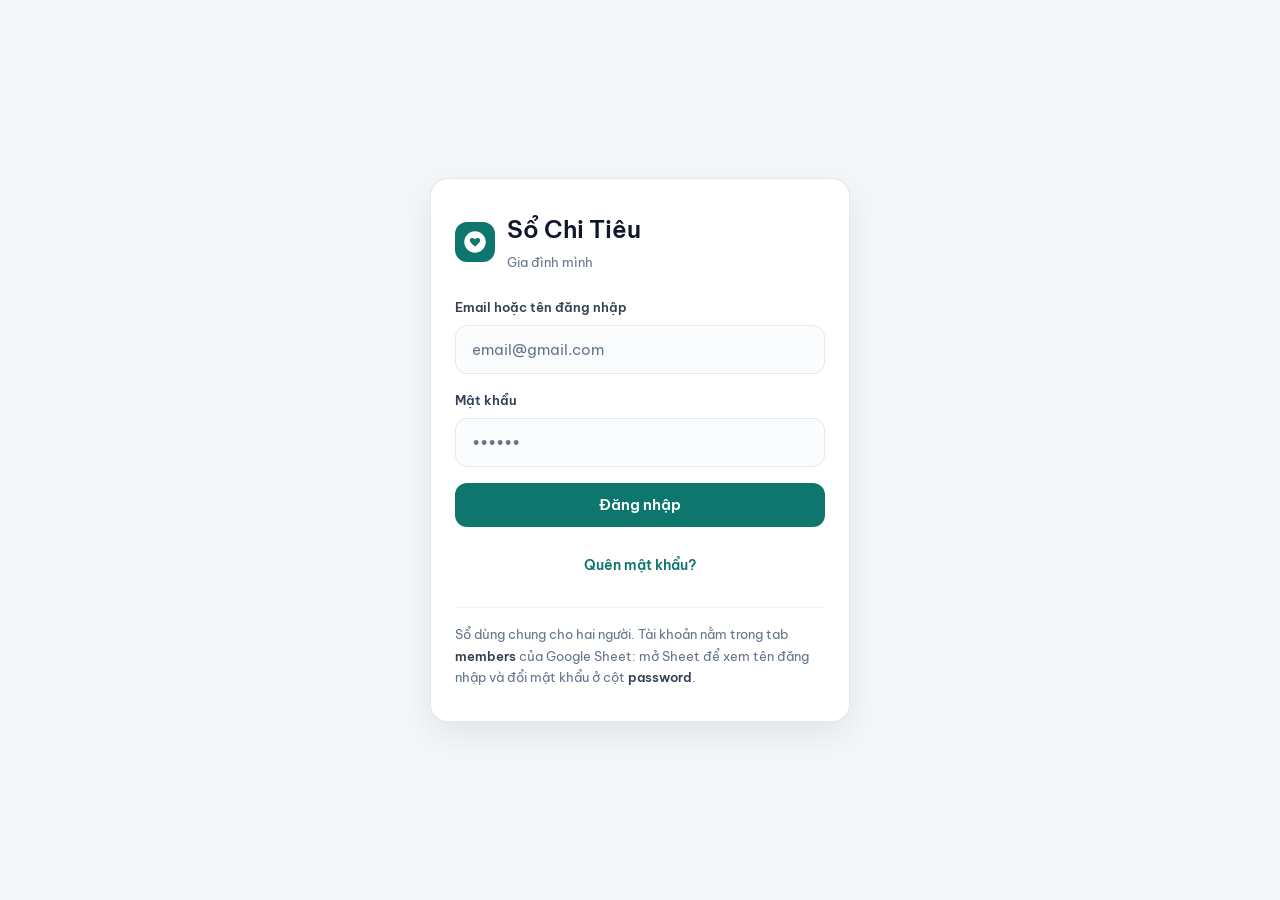
<file: index.html>
<!DOCTYPE html>
<html lang="vi">
<head>
  <meta charset="utf-8">
  <meta name="viewport" content="width=device-width, initial-scale=1, viewport-fit=cover">
  <meta name="robots" content="noindex,nofollow">
  <meta name="theme-color" content="#F4F6F8">
  <meta name="apple-mobile-web-app-capable" content="yes">
  <meta name="apple-mobile-web-app-status-bar-style" content="default">
  <meta name="apple-mobile-web-app-title" content="Sổ Chi Tiêu">
  <title>Sổ Chi Tiêu Gia Đình</title>
  <link rel="icon" type="image/svg+xml" href="assets/favicon.svg">
  <link rel="apple-touch-icon" href="assets/icon-192.png">
  <link rel="manifest" href="manifest.json">
  <meta name="mobile-web-app-capable" content="yes">
  <link rel="preconnect" href="https://fonts.googleapis.com">
  <link rel="preconnect" href="https://fonts.gstatic.com" crossorigin>
  <link href="https://fonts.googleapis.com/css2?family=Be+Vietnam+Pro:wght@400;500;600;700&amp;display=swap" rel="stylesheet">
  <link rel="stylesheet" href="assets/app.min.css?v=20261127b">
</head>
<body>

  <!-- ===== Đăng nhập ===== -->
  <div class="login-shell" id="loginView" hidden>
    <main class="login-card">
      <div class="login-brand">
        <span class="brand-mark" aria-hidden="true">
          <svg class="od-icon" style="--od-icon-size:28px" viewBox="0 0 24 24" fill="currentColor" aria-hidden="true" focusable="false"><path fill-rule="evenodd" clip-rule="evenodd" d="M21.2 12a9.2 9.2 0 1 1-18.4 0 9.2 9.2 0 0 1 18.4 0ZM12 15.8C10.7 14.9 8.2 13 7.6 11.2C7.2 9.7 8.1 8.5 9.5 8.5C10.5 8.5 11.4 9 12 9.7C12.6 9 13.5 8.5 14.5 8.5C15.9 8.5 16.8 9.7 16.4 11.2C15.8 13 13.3 14.9 12 15.8Z"/></svg>
        </span>
        <div>
          <h1 class="login-title">Sổ Chi Tiêu</h1>
          <p class="login-sub">Gia đình mình</p>
        </div>
      </div>

      <form class="login-form" id="loginForm" novalidate>
        <div class="field">
          <label for="loginEmail">Email hoặc tên đăng nhập</label>
          <input class="input" id="loginEmail" type="text" placeholder="email@gmail.com" autocomplete="username" spellcheck="false">
        </div>
        <div class="field">
          <label for="loginPass">Mật khẩu</label>
          <input class="input" id="loginPass" type="password" placeholder="••••••" autocomplete="current-password">
        </div>
        <div class="form-alert" id="loginAlert" role="alert" hidden>
          <svg class="od-icon" style="--od-icon-size:16px" viewBox="0 0 24 24" fill="none" stroke="currentColor" stroke-width="1.5" stroke-linecap="round" stroke-linejoin="round" aria-hidden="true" focusable="false"><path d="M12 4 3.2 20h17.6L12 4Z"/><path d="M12 10.2v4"/><path d="M12 17.3v.1"/></svg>
          <span>Email hoặc mật khẩu không đúng.</span>
        </div>
        <button class="btn btn--primary btn--block" id="loginBtn" type="submit">Đăng nhập</button>
        <div class="login-row" style="justify-content:center">
          <button class="btn btn--ghost btn--sm" type="button" data-act="forgot" style="color:var(--teal)">Quên mật khẩu?</button>
        </div>
      </form>

      <p class="login-hint">
        Sổ dùng chung cho hai người. Tài khoản nằm trong tab <b>members</b> của Google Sheet:
        mở Sheet để xem tên đăng nhập và đổi mật khẩu ở cột <b>password</b>.
      </p>
    </main>
  </div>

  <!-- ===== Ứng dụng ===== -->
  <div class="app" id="appView" hidden>
    <aside class="sidebar">
      <div class="brand">
        <span class="brand-mark" aria-hidden="true">
          <svg class="od-icon" style="--od-icon-size:26px" viewBox="0 0 24 24" fill="currentColor" aria-hidden="true" focusable="false"><path fill-rule="evenodd" clip-rule="evenodd" d="M21.2 12a9.2 9.2 0 1 1-18.4 0 9.2 9.2 0 0 1 18.4 0ZM12 15.8C10.7 14.9 8.2 13 7.6 11.2C7.2 9.7 8.1 8.5 9.5 8.5C10.5 8.5 11.4 9 12 9.7C12.6 9 13.5 8.5 14.5 8.5C15.9 8.5 16.8 9.7 16.4 11.2C15.8 13 13.3 14.9 12 15.8Z"/></svg>
        </span>
        <span class="brand-text">
          <span class="brand-name">Sổ Chi Tiêu</span>
          <span class="brand-sub">Gia đình mình</span>
        </span>
      </div>
      <nav class="side-nav" id="sideNav" aria-label="Điều hướng chính"></nav>
      <button class="side-user" id="sideUser" type="button" data-act="open-account" aria-label="Mở tài khoản"></button>
    </aside>

    <div class="app-body">
      <header class="topbar">
        <div class="brand brand--compact">
          <span class="brand-mark" aria-hidden="true">
            <svg class="od-icon" style="--od-icon-size:24px" viewBox="0 0 24 24" fill="currentColor" aria-hidden="true" focusable="false"><path fill-rule="evenodd" clip-rule="evenodd" d="M21.2 12a9.2 9.2 0 1 1-18.4 0 9.2 9.2 0 0 1 18.4 0ZM12 15.8C10.7 14.9 8.2 13 7.6 11.2C7.2 9.7 8.1 8.5 9.5 8.5C10.5 8.5 11.4 9 12 9.7C12.6 9 13.5 8.5 14.5 8.5C15.9 8.5 16.8 9.7 16.4 11.2C15.8 13 13.3 14.9 12 15.8Z"/></svg>
          </span>
          <span class="brand-text">
            <span class="brand-name">Sổ Chi Tiêu</span>
            <span class="brand-sub">Gia đình mình</span>
          </span>
        </div>
        <button class="avatar-btn" id="topAvatar" type="button" data-act="open-account" aria-label="Mở tài khoản"></button>
      </header>

      <main class="content" id="content" tabindex="-1"></main>

      <nav class="tabbar" id="tabbar" aria-label="Điều hướng chính"></nav>
    </div>
  </div>

  <!-- ===== Thêm thu nhập ===== -->
  <dialog class="sheet" id="incomeSheet" aria-labelledby="incomeTitle">
    <div class="sheet-grip" aria-hidden="true"></div>
    <div class="sheet-head">
      <div>
        <h2 id="incomeTitle">Thêm thu nhập</h2>
        <p class="sheet-sub" id="incomeSheetSub">Khoản tiền này sẽ cộng vào số dư chung.</p>
      </div>
      <button class="btn-icon" type="button" data-close aria-label="Đóng">
        <svg class="od-icon" style="--od-icon-size:20px" viewBox="0 0 24 24" fill="none" stroke="currentColor" stroke-width="1.5" stroke-linecap="round" stroke-linejoin="round" aria-hidden="true" focusable="false"><path d="M6 6l12 12M18 6 6 18"/></svg>
      </button>
    </div>
    <form id="incomeForm" class="sheet-form" novalidate>
      <div class="sheet-body">
        <div class="field">
          <label for="incAmount">Số tiền</label>
          <div class="amount-field">
            <input id="incAmount" name="amount" inputmode="numeric" autocomplete="off" placeholder="0" aria-describedby="incAmountErr">
            <span class="amount-unit" aria-hidden="true">₫</span>
          </div>
          <p class="field-error" id="incAmountErr" hidden></p>
        </div>
        <div class="field">
          <label for="incDate">Ngày nhận</label>
          <input class="input" id="incDate" name="date" type="date">
        </div>
        <div class="field">
          <label for="incCategory">Nhóm thu</label>
          <select class="input" id="incCategory" name="category"></select>
          <p class="field-hint">Chọn nhóm gần nhất; ghi cụ thể ở ghi chú.</p>
        </div>
        <fieldset class="field">
          <legend>Người kiếm</legend>
          <div class="seg" id="incMember"></div>
        </fieldset>
        <div class="field">
          <label for="incNote">Ghi chú <span class="opt">(không bắt buộc)</span></label>
          <input class="input" id="incNote" name="note" maxlength="80" placeholder="Ví dụ: Lương tháng 11">
        </div>
      </div>
      <div class="sheet-foot">
        <button class="btn btn--primary btn--block" type="submit" id="incomeSubmit">Lưu</button>
      </div>
    </form>
  </dialog>

  <!-- ===== Thao tác khoản thu ===== -->
  <dialog class="sheet" id="incomeMenu" aria-labelledby="incomeMenuTitle">
    <div class="sheet-grip" aria-hidden="true"></div>
    <div class="sheet-head">
      <div>
        <h2 id="incomeMenuTitle">Khoản thu</h2>
        <p class="sheet-sub" id="incomeMenuSub"></p>
      </div>
      <button class="btn-icon" type="button" data-close aria-label="Đóng">
        <svg class="od-icon" style="--od-icon-size:20px" viewBox="0 0 24 24" fill="none" stroke="currentColor" stroke-width="1.5" stroke-linecap="round" stroke-linejoin="round" aria-hidden="true" focusable="false"><path d="M6 6l12 12M18 6 6 18"/></svg>
      </button>
    </div>
    <div class="sheet-body menu-list" id="incomeMenuBody"></div>
  </dialog>

  <!-- ===== Tạo yêu cầu chi ===== -->
  <dialog class="sheet" id="expenseSheet" aria-labelledby="expenseTitle">
    <div class="sheet-grip" aria-hidden="true"></div>
    <div class="sheet-head">
      <div>
        <h2 id="expenseTitle">Tạo yêu cầu chi</h2>
        <p class="sheet-sub" id="expenseSheetSub">Cả hai cùng duyệt trước khi mua.</p>
      </div>
      <button class="btn-icon" type="button" data-close aria-label="Đóng">
        <svg class="od-icon" style="--od-icon-size:20px" viewBox="0 0 24 24" fill="none" stroke="currentColor" stroke-width="1.5" stroke-linecap="round" stroke-linejoin="round" aria-hidden="true" focusable="false"><path d="M6 6l12 12M18 6 6 18"/></svg>
      </button>
    </div>
    <form id="expenseForm" class="sheet-form" novalidate>
      <div class="sheet-body">
        <div class="field">
          <label for="expTitle">Mua gì?</label>
          <input class="input" id="expTitle" name="title" maxlength="70" placeholder="Ví dụ: Máy hút bụi" aria-describedby="expTitleErr">
          <p class="field-error" id="expTitleErr" hidden></p>
        </div>
        <div class="field">
          <label for="expAmount">Số tiền</label>
          <div class="amount-field">
            <input id="expAmount" name="amount" inputmode="numeric" autocomplete="off" placeholder="0" aria-describedby="expAmountErr">
            <span class="amount-unit" aria-hidden="true">₫</span>
          </div>
          <p class="field-error" id="expAmountErr" hidden></p>
        </div>
        <div class="field">
          <label for="expCategory">Nhóm chi</label>
          <select class="input" id="expCategory" name="category">
            <optgroup label="Sinh hoạt">
              <option value="home">Nhà ở</option>
              <option value="utilities">Hóa đơn &amp; tiện ích</option>
              <option value="food">Ăn uống</option>
              <option value="transport">Đi lại</option>
              <option value="shopping">Mua sắm</option>
              <option value="pets">Thú cưng</option>
            </optgroup>
            <optgroup label="Gia đình">
              <option value="health">Sức khỏe</option>
              <option value="education">Giáo dục</option>
              <option value="gifts">Quà tặng &amp; hiếu hỉ</option>
            </optgroup>
            <optgroup label="Giải trí">
              <option value="entertainment">Giải trí</option>
              <option value="travel">Du lịch</option>
            </optgroup>
            <option value="other" selected>Khác</option>
          </select>
          <p class="field-hint">Chọn nhóm gần nhất, ghi cụ thể ở lý do.</p>
        </div>
        <div class="field">
          <label for="expReason">Lý do</label>
          <textarea class="textarea" id="expReason" name="reason" rows="3" maxlength="240" placeholder="Vì sao cần mua khoản này?" aria-describedby="expReasonErr"></textarea>
          <p class="field-error" id="expReasonErr" hidden></p>
        </div>
        <div class="form-note" id="expNotice"></div>
      </div>
      <div class="sheet-foot">
        <button class="btn btn--primary btn--block" type="submit" id="expenseSubmit">Gửi yêu cầu</button>
      </div>
    </form>
  </dialog>

  <!-- ===== Chi tiết yêu cầu ===== -->
  <dialog class="sheet" id="detailSheet" aria-labelledby="detailHeadTitle">
    <div class="sheet-grip" aria-hidden="true"></div>
    <div class="sheet-head">
      <div>
        <h2 id="detailHeadTitle">Chi tiết yêu cầu</h2>
        <p class="sheet-sub" id="detailSub"></p>
      </div>
      <button class="btn-icon" type="button" data-close aria-label="Đóng">
        <svg class="od-icon" style="--od-icon-size:20px" viewBox="0 0 24 24" fill="none" stroke="currentColor" stroke-width="1.5" stroke-linecap="round" stroke-linejoin="round" aria-hidden="true" focusable="false"><path d="M6 6l12 12M18 6 6 18"/></svg>
      </button>
    </div>
    <div class="sheet-body" id="detailBody"></div>
    <div class="sheet-foot">
      <div class="detail-actions" id="detailActions"></div>
    </div>
  </dialog>

  <!-- ===== Xác nhận đã mua ===== -->
  <dialog class="sheet" id="purchaseSheet" aria-labelledby="purchaseTitle">
    <div class="sheet-grip" aria-hidden="true"></div>
    <div class="sheet-head">
      <div>
        <h2 id="purchaseTitle">Xác nhận đã mua</h2>
        <p class="sheet-sub" id="purchaseSub">Số dư sẽ được trừ ngay sau khi xác nhận.</p>
      </div>
      <button class="btn-icon" type="button" data-close aria-label="Đóng">
        <svg class="od-icon" style="--od-icon-size:20px" viewBox="0 0 24 24" fill="none" stroke="currentColor" stroke-width="1.5" stroke-linecap="round" stroke-linejoin="round" aria-hidden="true" focusable="false"><path d="M6 6l12 12M18 6 6 18"/></svg>
      </button>
    </div>
    <div class="sheet-body" id="purchaseBody"></div>
    <div class="sheet-foot" id="purchaseFoot"></div>
  </dialog>

  <!-- ===== Thêm / sửa khoản vay ===== -->
  <dialog class="sheet" id="loanSheet" aria-labelledby="loanTitle">
    <div class="sheet-grip" aria-hidden="true"></div>
    <div class="sheet-head">
      <div>
        <h2 id="loanTitle">Thêm khoản vay</h2>
        <p class="sheet-sub" id="loanSheetSub">Khoản vay sẽ tự ghi vào sổ thu/chi.</p>
      </div>
      <button class="btn-icon" type="button" data-close aria-label="Đóng">
        <svg class="od-icon" style="--od-icon-size:20px" viewBox="0 0 24 24" fill="none" stroke="currentColor" stroke-width="1.5" stroke-linecap="round" stroke-linejoin="round" aria-hidden="true" focusable="false"><path d="M6 6l12 12M18 6 6 18"/></svg>
      </button>
    </div>
    <form id="loanForm" class="sheet-form" novalidate>
      <div class="sheet-body">
        <fieldset class="field">
          <legend>Loại khoản vay</legend>
          <div class="seg seg--2" id="loanTypeSeg"></div>
        </fieldset>
        <fieldset class="field">
          <legend>Thời hạn</legend>
          <div class="seg seg--2" id="loanTermSeg"></div>
        </fieldset>
        <div class="field">
          <label for="loanPerson">Người vay / người cho vay</label>
          <input class="input" id="loanPerson" maxlength="60" autocomplete="off" placeholder="Ví dụ: Em Hoa" aria-describedby="loanPersonErr">
          <p class="field-error" id="loanPersonErr" hidden></p>
        </div>
        <div class="field">
          <label for="loanAmount">Số tiền</label>
          <div class="amount-field">
            <input id="loanAmount" inputmode="numeric" autocomplete="off" placeholder="0" aria-describedby="loanAmountErr">
            <span class="amount-unit" aria-hidden="true">₫</span>
          </div>
          <p class="field-error" id="loanAmountErr" hidden></p>
        </div>
        <div class="filter-dates" id="loanDates">
          <label class="field"><span>Ngày vay</span><input class="input" id="loanDate" type="date"></label>
          <div class="field" id="loanDueWrap">
            <label for="loanDue">Hạn trả</label>
            <input class="input" id="loanDue" type="date" aria-describedby="loanDueErr">
            <p class="field-error" id="loanDueErr" hidden></p>
          </div>
        </div>
        <div class="field">
          <label for="loanNote">Ghi chú <span class="opt">(không bắt buộc)</span></label>
          <input class="input" id="loanNote" maxlength="200" autocomplete="off" placeholder="Ví dụ: vay mua xe, hẹn cuối năm">
        </div>
        <div class="form-note" id="loanNotice"></div>
      </div>
      <div class="sheet-foot">
        <button class="btn btn--primary btn--block" type="submit" id="loanSubmit">Thêm khoản vay</button>
      </div>
    </form>
  </dialog>

  <!-- ===== Chi tiết khoản vay ===== -->
  <dialog class="sheet" id="loanDetailSheet" aria-labelledby="loanDetailTitle">
    <div class="sheet-grip" aria-hidden="true"></div>
    <div class="sheet-head">
      <div>
        <h2 id="loanDetailTitle">Khoản vay</h2>
        <p class="sheet-sub" id="loanDetailSub"></p>
      </div>
      <button class="btn-icon" type="button" data-close aria-label="Đóng">
        <svg class="od-icon" style="--od-icon-size:20px" viewBox="0 0 24 24" fill="none" stroke="currentColor" stroke-width="1.5" stroke-linecap="round" stroke-linejoin="round" aria-hidden="true" focusable="false"><path d="M6 6l12 12M18 6 6 18"/></svg>
      </button>
    </div>
    <div class="sheet-body" id="loanDetailBody"></div>
    <div class="sheet-foot">
      <div class="detail-actions" id="loanDetailActions"></div>
    </div>
  </dialog>

  <!-- ===== Ghi nhận trả / thu nợ ===== -->
  <dialog class="sheet" id="loanPaymentSheet" aria-labelledby="loanPayTitle">
    <div class="sheet-grip" aria-hidden="true"></div>
    <div class="sheet-head">
      <div>
        <h2 id="loanPayTitle">Ghi nhận thu nợ</h2>
        <p class="sheet-sub" id="loanPaySub"></p>
      </div>
      <button class="btn-icon" type="button" data-close aria-label="Đóng">
        <svg class="od-icon" style="--od-icon-size:20px" viewBox="0 0 24 24" fill="none" stroke="currentColor" stroke-width="1.5" stroke-linecap="round" stroke-linejoin="round" aria-hidden="true" focusable="false"><path d="M6 6l12 12M18 6 6 18"/></svg>
      </button>
    </div>
    <form id="loanPaymentForm" class="sheet-form" novalidate>
      <div class="sheet-body">
        <div class="field">
          <label for="loanPayAmount">Số tiền</label>
          <div class="amount-field">
            <input id="loanPayAmount" inputmode="numeric" autocomplete="off" placeholder="0" aria-describedby="loanPayAmountErr">
            <span class="amount-unit" aria-hidden="true">₫</span>
          </div>
          <p class="field-error" id="loanPayAmountErr" hidden></p>
        </div>
        <div class="field">
          <label for="loanPayDate">Ngày</label>
          <input class="input" id="loanPayDate" type="date">
        </div>
        <div class="field">
          <label for="loanPayNote">Ghi chú <span class="opt">(không bắt buộc)</span></label>
          <input class="input" id="loanPayNote" maxlength="200" autocomplete="off" placeholder="Ví dụ: trả trước một nửa">
        </div>
      </div>
      <div class="sheet-foot">
        <button class="btn btn--primary btn--block" type="submit" id="loanPaySubmit">Xác nhận</button>
      </div>
    </form>
  </dialog>

  <!-- ===== Lãi khoản vay ===== -->
  <dialog class="sheet" id="loanInterestSheet" aria-labelledby="loanInterestTitle">
    <div class="sheet-grip" aria-hidden="true"></div>
    <div class="sheet-head">
      <div>
        <h2 id="loanInterestTitle">Nhập lãi khoản vay</h2>
        <p class="sheet-sub" id="loanInterestSub"></p>
      </div>
      <button class="btn-icon" type="button" data-close aria-label="Đóng">
        <svg class="od-icon" style="--od-icon-size:20px" viewBox="0 0 24 24" fill="none" stroke="currentColor" stroke-width="1.5" stroke-linecap="round" stroke-linejoin="round" aria-hidden="true" focusable="false"><path d="M6 6l12 12M18 6 6 18"/></svg>
      </button>
    </div>
    <form id="loanInterestForm" class="sheet-form" novalidate>
      <div class="sheet-body">
        <fieldset class="field">
          <legend>Hình thức ghi lãi</legend>
          <div class="seg seg--2" id="loanInterestModeSeg"></div>
        </fieldset>
        <div class="field">
          <label for="loanInterestAmount">Số tiền lãi</label>
          <div class="amount-field">
            <input id="loanInterestAmount" inputmode="numeric" autocomplete="off" placeholder="0" aria-describedby="loanInterestAmountErr">
            <span class="amount-unit" aria-hidden="true">₫</span>
          </div>
          <p class="field-error" id="loanInterestAmountErr" hidden></p>
        </div>
        <div class="field">
          <label for="loanInterestDate" id="loanInterestDateLabel">Ngày nhận lãi</label>
          <input class="input" id="loanInterestDate" type="date" aria-describedby="loanInterestDateErr">
          <p class="field-error" id="loanInterestDateErr" hidden></p>
        </div>
        <div class="field">
          <label for="loanInterestNote">Ghi chú <span class="opt">(không bắt buộc)</span></label>
          <input class="input" id="loanInterestNote" maxlength="200" autocomplete="off" placeholder="Ví dụ: lãi 1 tháng">
        </div>
        <div class="form-note" id="loanInterestNotice"></div>
      </div>
      <div class="sheet-foot">
        <button class="btn btn--primary btn--block" type="submit" id="loanInterestSubmit">Lưu lãi</button>
      </div>
    </form>
  </dialog>

  <!-- ===== Ngân sách ===== -->
  <dialog class="sheet" id="budgetSheet" aria-labelledby="budgetTitle">
    <div class="sheet-grip" aria-hidden="true"></div>
    <div class="sheet-head">
      <div>
        <h2 id="budgetTitle">Ngân sách tháng</h2>
        <p class="sheet-sub">Hạn mức dùng chung, áp dụng cho mỗi tháng. Để trống nếu không đặt.</p>
      </div>
      <button class="btn-icon" type="button" data-close aria-label="Đóng">
        <svg class="od-icon" style="--od-icon-size:20px" viewBox="0 0 24 24" fill="none" stroke="currentColor" stroke-width="1.5" stroke-linecap="round" stroke-linejoin="round" aria-hidden="true" focusable="false"><path d="M6 6l12 12M18 6 6 18"/></svg>
      </button>
    </div>
    <form id="budgetForm" class="sheet-form" novalidate>
      <div class="sheet-body" id="budgetRows"></div>
      <div class="sheet-foot">
        <button class="btn btn--primary btn--block" type="submit" id="budgetSubmit">Lưu ngân sách</button>
      </div>
    </form>
  </dialog>

  <!-- ===== Xuất CSV ===== -->
  <dialog class="sheet" id="exportSheet" aria-labelledby="exportTitle">
    <div class="sheet-grip" aria-hidden="true"></div>
    <div class="sheet-head">
      <div>
        <h2 id="exportTitle">Xuất CSV</h2>
        <p class="sheet-sub">Tải về máy để lưu hoặc mở bằng Excel. Không gửi lên đâu.</p>
      </div>
      <button class="btn-icon" type="button" data-close aria-label="Đóng">
        <svg class="od-icon" style="--od-icon-size:20px" viewBox="0 0 24 24" fill="none" stroke="currentColor" stroke-width="1.5" stroke-linecap="round" stroke-linejoin="round" aria-hidden="true" focusable="false"><path d="M6 6l12 12M18 6 6 18"/></svg>
      </button>
    </div>
    <div class="sheet-body menu-list" id="exportBody">
      <button class="menu-row" type="button" data-act="export-income">
        <svg class="od-icon" style="--od-icon-size:20px" viewBox="0 0 24 24" fill="none" stroke="currentColor" stroke-width="1.5" stroke-linecap="round" stroke-linejoin="round" aria-hidden="true" focusable="false"><path d="M3 17.5 9.4 11l3.4 3.4L21 6"/><path d="M15 6h6v6"/></svg>
        <span>Thu nhập</span>
      </button>
      <button class="menu-row" type="button" data-act="export-expense">
        <svg class="od-icon" style="--od-icon-size:20px" viewBox="0 0 24 24" fill="none" stroke="currentColor" stroke-width="1.5" stroke-linecap="round" stroke-linejoin="round" aria-hidden="true" focusable="false"><path d="M6 3.5h12v17l-3-1.8-3 1.8-3-1.8-3 1.8z"/><path d="M9.5 8.5h5M9.5 12.5h5"/></svg>
        <span>Chi tiêu</span>
      </button>
      <button class="menu-row" type="button" data-act="export-loans">
        <svg class="od-icon" style="--od-icon-size:20px" viewBox="0 0 24 24" fill="none" stroke="currentColor" stroke-width="1.5" stroke-linecap="round" stroke-linejoin="round" aria-hidden="true" focusable="false"><path d="M3.5 7A2.5 2.5 0 0 1 6 4.5h13.5v15H6A2.5 2.5 0 0 1 3.5 17z"/><path d="M20 10h-5.5a2 2 0 0 0 0 4H20"/></svg>
        <span>Vay nợ</span>
      </button>
    </div>
  </dialog>

  <!-- ===== Tài khoản ===== -->
  <dialog class="sheet" id="accountSheet" aria-labelledby="accountTitle">
    <div class="sheet-grip" aria-hidden="true"></div>
    <div class="sheet-head">
      <div>
        <h2 id="accountTitle">Tài khoản</h2>
        <p class="sheet-sub">Hai người ngang quyền trong sổ này.</p>
      </div>
      <button class="btn-icon" type="button" data-close aria-label="Đóng">
        <svg class="od-icon" style="--od-icon-size:20px" viewBox="0 0 24 24" fill="none" stroke="currentColor" stroke-width="1.5" stroke-linecap="round" stroke-linejoin="round" aria-hidden="true" focusable="false"><path d="M6 6l12 12M18 6 6 18"/></svg>
      </button>
    </div>
    <div class="sheet-body" id="accountBody"></div>
  </dialog>

  <!-- ===== Bộ lọc ===== -->
  <dialog class="sheet" id="filterSheet" aria-labelledby="filterTitle">
    <div class="sheet-grip" aria-hidden="true"></div>
    <div class="sheet-head">
      <div>
        <h2 id="filterTitle">Bộ lọc</h2>
        <p class="sheet-sub" id="filterSub">Theo người và khoảng thời gian.</p>
      </div>
      <button class="btn-icon" type="button" data-close aria-label="Đóng">
        <svg class="od-icon" style="--od-icon-size:20px" viewBox="0 0 24 24" fill="none" stroke="currentColor" stroke-width="1.5" stroke-linecap="round" stroke-linejoin="round" aria-hidden="true" focusable="false"><path d="M6 6l12 12M18 6 6 18"/></svg>
      </button>
    </div>
    <div class="sheet-body">
      <fieldset class="field">
        <legend id="filterPersonLabel">Người</legend>
        <div class="seg seg--3" id="filterPersons">
          <button class="seg-btn is-mini" type="button" data-act="filter-person" data-person="all" aria-pressed="true">Tất cả</button>
          <button class="seg-btn is-mini" type="button" data-act="filter-person" data-person="minh" aria-pressed="false">Minh</button>
          <button class="seg-btn is-mini" type="button" data-act="filter-person" data-person="lan" aria-pressed="false">Lan</button>
        </div>
      </fieldset>
      <fieldset class="field">
        <legend>Nhóm</legend>
        <div id="filterCategories"></div>
      </fieldset>
      <fieldset class="field">
        <legend>Khoảng thời gian</legend>
        <div class="filter-presets" id="filterPresets">
          <button class="seg-btn is-mini" type="button" data-act="filter-preset" data-preset="all" aria-pressed="true">Tất cả</button>
          <button class="seg-btn is-mini" type="button" data-act="filter-preset" data-preset="thisMonth" aria-pressed="false">Tháng này</button>
          <button class="seg-btn is-mini" type="button" data-act="filter-preset" data-preset="lastMonth" aria-pressed="false">Tháng trước</button>
          <button class="seg-btn is-mini" type="button" data-act="filter-preset" data-preset="last3" aria-pressed="false">3 tháng gần đây</button>
        </div>
        <div class="filter-dates">
          <label class="field"><span>Từ ngày</span><input class="input" type="date" id="filterFrom" aria-describedby="filterHint filterErr"></label>
          <label class="field"><span>Đến ngày</span><input class="input" type="date" id="filterTo" aria-describedby="filterHint filterErr"></label>
        </div>
        <p class="field-hint" id="filterHint">Chọn nhanh hoặc nhập khoảng ngày.</p>
        <p class="field-error" id="filterErr" hidden></p>
      </fieldset>
    </div>
    <div class="sheet-foot">
      <button class="btn btn--secondary" type="button" data-act="filter-reset">Đặt lại</button>
      <button class="btn btn--primary" type="button" data-act="filter-apply">Áp dụng</button>
    </div>
  </dialog>

  <!-- ===== Quên mật khẩu ===== -->
  <dialog class="sheet" id="forgotSheet" aria-labelledby="forgotTitle">
    <div class="sheet-grip" aria-hidden="true"></div>
    <div class="sheet-head">
      <div>
        <h2 id="forgotTitle">Quên mật khẩu</h2>
        <p class="sheet-sub" id="forgotSub">Liên kết đặt lại mật khẩu sẽ được gửi đến đúng email của tài khoản.</p>
      </div>
      <button class="btn-icon" type="button" data-close aria-label="Đóng">
        <svg class="od-icon" style="--od-icon-size:20px" viewBox="0 0 24 24" fill="none" stroke="currentColor" stroke-width="1.5" stroke-linecap="round" stroke-linejoin="round" aria-hidden="true" focusable="false"><path d="M6 6l12 12M18 6 6 18"/></svg>
      </button>
    </div>
    <form id="forgotForm" class="sheet-form" novalidate>
      <div class="sheet-body">
        <div class="forgot-fields" id="forgotFields">
          <div class="field">
            <label for="forgotEmail">Email tài khoản</label>
            <input class="input" id="forgotEmail" type="email" autocomplete="email" inputmode="email" spellcheck="false" placeholder="email@gmail.com" aria-describedby="forgotEmailErr">
            <p class="field-error" id="forgotEmailErr" hidden></p>
          </div>
          <p class="form-note">
            <svg class="od-icon" style="--od-icon-size:16px" viewBox="0 0 24 24" fill="none" stroke="currentColor" stroke-width="1.5" stroke-linecap="round" stroke-linejoin="round" aria-hidden="true" focusable="false"><circle cx="12" cy="12" r="8.4"/><path d="M12 11v5"/><path d="M12 8.1v.1"/></svg>
            <span>Hệ thống gửi liên kết một lần đến chính email này, không gửi mật khẩu hiện tại.</span>
          </p>
        </div>
        <div class="forgot-done" id="forgotDone" role="status" tabindex="-1" hidden>
          <span class="quiet-check" aria-hidden="true">
            <svg class="od-icon" style="--od-icon-size:18px" viewBox="0 0 24 24" fill="none" stroke="currentColor" stroke-width="1.5" stroke-linecap="round" stroke-linejoin="round" aria-hidden="true" focusable="false"><path d="m5 12.6 4.4 4.4L19 7.5"/></svg>
          </span>
          <div>
            <p class="forgot-done-title">Đã gửi liên kết</p>
            <p class="forgot-done-text" id="forgotDoneText"></p>
            <p class="forgot-done-foot">Liên kết hết hạn sau 15 phút. Kiểm tra cả thư rác nếu chưa thấy email. Nếu không phải bạn yêu cầu, hãy bỏ qua email này.</p>
            <a class="btn btn--secondary btn--sm forgot-reset-link" id="forgotResetLink" href="reset-password.html" hidden>Mở trang đặt lại</a>
          </div>
        </div>
      </div>
      <div class="sheet-foot">
        <button class="btn btn--secondary" type="button" data-close id="forgotClose">Đóng</button>
        <button class="btn btn--primary" type="submit" id="forgotSubmit">Gửi liên kết</button>
      </div>
    </form>
  </dialog>

  <!-- ===== Hộp thoại xác nhận ===== -->
  <dialog class="sheet" id="confirmSheet" aria-labelledby="confirmTitle">
    <div class="sheet-grip" aria-hidden="true"></div>
    <div class="sheet-head">
      <div>
        <h2 id="confirmTitle">Xác nhận</h2>
      </div>
      <button class="btn-icon" type="button" data-close aria-label="Đóng">
        <svg class="od-icon" style="--od-icon-size:20px" viewBox="0 0 24 24" fill="none" stroke="currentColor" stroke-width="1.5" stroke-linecap="round" stroke-linejoin="round" aria-hidden="true" focusable="false"><path d="M6 6l12 12M18 6 6 18"/></svg>
      </button>
    </div>
    <div class="sheet-body">
      <p class="purchase-q" id="confirmText"></p>
      <label class="field reason-field" id="confirmReasonField" hidden>
        <span id="confirmReasonLabel">Lý do</span>
        <textarea class="textarea" id="confirmReason" rows="3" maxlength="200" placeholder=""></textarea>
        <p class="field-error" id="confirmReasonErr" hidden></p>
      </label>
    </div>
    <div class="sheet-foot">
      <button class="btn btn--secondary" type="button" id="confirmCancel" data-close>Không, giữ lại</button>
      <button class="btn btn--danger-solid" type="button" id="confirmBtn">Xác nhận</button>
    </div>
  </dialog>

  <div class="toast" id="toast" role="status" aria-live="polite" hidden></div>

  <noscript>
    <p style="padding:24px;font-family:sans-serif">Trang này cần JavaScript để chạy prototype. Hãy mở bằng trình duyệt có bật JavaScript.</p>
  </noscript>
  <script>
    if ('serviceWorker' in navigator && location.protocol === 'https:') {
      window.addEventListener('load', function () {
        navigator.serviceWorker.register('sw.js').catch(function () { /* ignore */ });
      });
    }
  </script>
  <script type="module" src="assets/app.min.js?v=20261127b"></script>
</body>
</html>
</file>
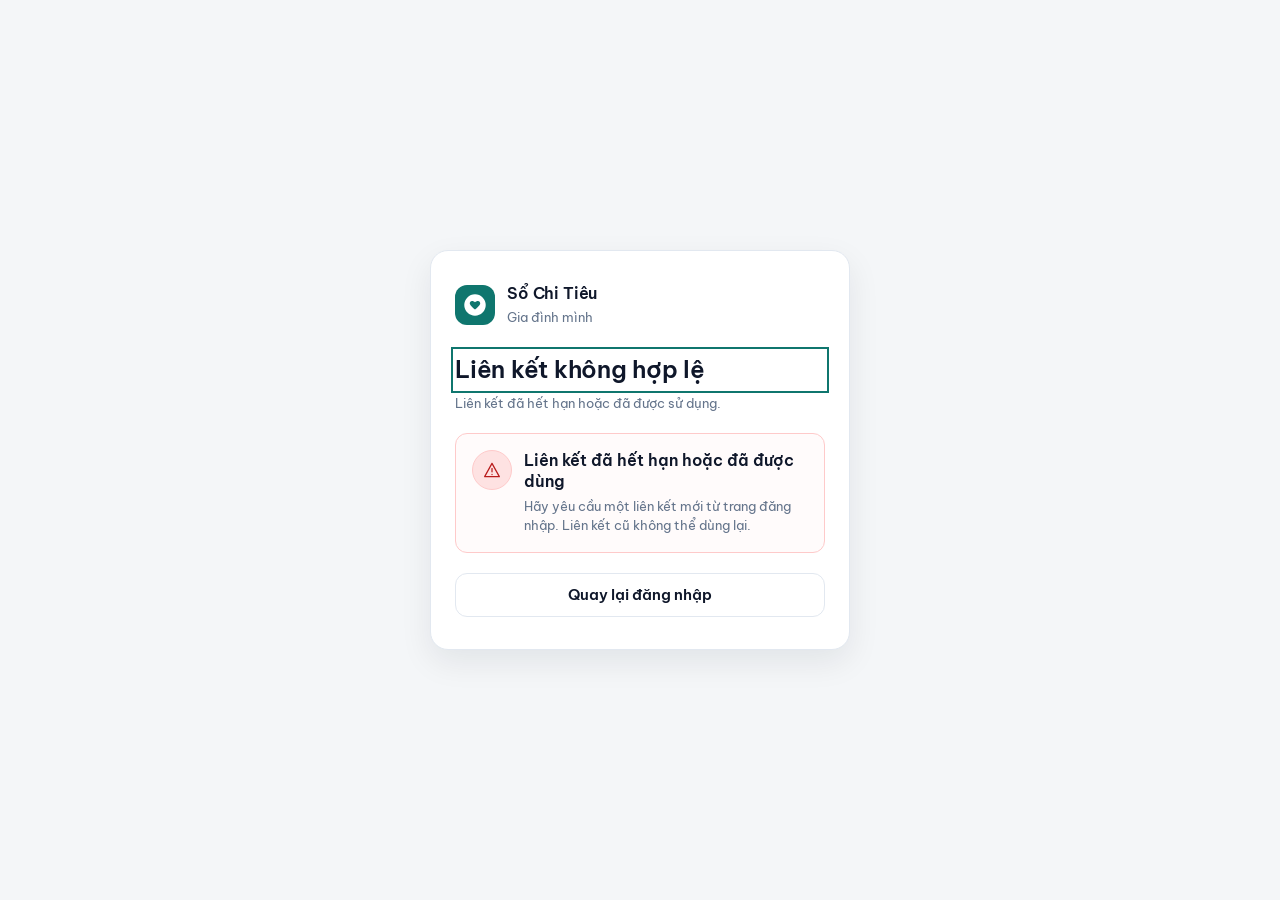
<file: reset-password.html>
﻿<!DOCTYPE html>
<html lang="vi">
<head>
  <meta charset="utf-8">
  <meta name="viewport" content="width=device-width, initial-scale=1, viewport-fit=cover">
  <meta name="robots" content="noindex,nofollow">
  <meta name="referrer" content="no-referrer">
  <meta name="theme-color" content="#F4F6F8">
  <title>Đặt lại mật khẩu — Sổ Chi Tiêu Gia Đình</title>
  <link rel="icon" type="image/svg+xml" href="assets/favicon.svg">
  <link rel="preconnect" href="https://fonts.googleapis.com">
  <link rel="preconnect" href="https://fonts.gstatic.com" crossorigin>
  <link href="https://fonts.googleapis.com/css2?family=Be+Vietnam+Pro:wght@400;500;600;700&amp;display=swap" rel="stylesheet">
  <link rel="stylesheet" href="assets/app.min.css?v=20261127b">
</head>
<body class="reset-page" data-reset-endpoint="https://script.google.com/macros/s/AKfycbyiD_8tFN_saVuuYvHHkkxs1H2Pw2BCqFQ0Ca7k8va3f6Zv_HLTvRy8lAYhN6cELnTNgg/exec">
  <main class="login-shell">
    <section class="login-card reset-card" aria-labelledby="resetTitle">
      <div class="login-brand reset-brand">
        <span class="brand-mark" aria-hidden="true">
          <svg class="od-icon" style="--od-icon-size:28px" viewBox="0 0 24 24" fill="currentColor" aria-hidden="true" focusable="false"><path fill-rule="evenodd" clip-rule="evenodd" d="M21.2 12a9.2 9.2 0 1 1-18.4 0 9.2 9.2 0 0 1 18.4 0ZM12 15.8C10.7 14.9 8.2 13 7.6 11.2C7.2 9.7 8.1 8.5 9.5 8.5C10.5 8.5 11.4 9 12 9.7C12.6 9 13.5 8.5 14.5 8.5C15.9 8.5 16.8 9.7 16.4 11.2C15.8 13 13.3 14.9 12 15.8Z"/></svg>
        </span>
        <div>
          <p class="reset-brand-name">Sổ Chi Tiêu</p>
          <p class="reset-brand-sub">Gia đình mình</p>
        </div>
      </div>

      <h1 class="login-title reset-title" id="resetTitle" tabindex="-1">Đặt lại mật khẩu</h1>
      <p class="login-sub reset-sub" id="resetSub">Tạo mật khẩu mới cho tài khoản của bạn.</p>

      <div id="resetInvalid" class="reset-state is-error" role="alert" hidden>
        <span class="reset-state-icon" aria-hidden="true">
          <svg class="od-icon" style="--od-icon-size:20px" viewBox="0 0 24 24" fill="none" stroke="currentColor" stroke-width="1.5" stroke-linecap="round" stroke-linejoin="round" aria-hidden="true" focusable="false"><path d="M12 4 3.2 20h17.6L12 4Z"/><path d="M12 10.2v4"/><path d="M12 17.3v.1"/></svg>
        </span>
        <div>
          <p class="reset-state-title">Liên kết đã hết hạn hoặc đã được dùng</p>
          <p class="reset-state-text">Hãy yêu cầu một liên kết mới từ trang đăng nhập. Liên kết cũ không thể dùng lại.</p>
        </div>
      </div>

      <form id="resetForm" class="login-form reset-form" novalidate hidden>
        <div class="field">
          <label for="resetPassword">Mật khẩu mới</label>
          <div class="password-wrap">
            <input class="input" id="resetPassword" type="password" autocomplete="new-password" maxlength="128" aria-describedby="resetPasswordErr">
            <button class="password-eye" type="button" data-password-toggle="resetPassword" aria-label="Hiện mật khẩu" aria-pressed="false">
              <svg class="eye-open od-icon" style="--od-icon-size:18px" viewBox="0 0 24 24" fill="none" stroke="currentColor" stroke-width="1.5" stroke-linecap="round" stroke-linejoin="round" aria-hidden="true" focusable="false"><path d="M2.8 12S6.4 5.6 12 5.6 21.2 12 21.2 12 17.6 18.4 12 18.4 2.8 12 2.8 12Z"/><circle cx="12" cy="12" r="3.1"/></svg>
              <svg class="eye-off od-icon" style="--od-icon-size:18px" viewBox="0 0 24 24" fill="none" stroke="currentColor" stroke-width="1.5" stroke-linecap="round" stroke-linejoin="round" aria-hidden="true" hidden focusable="false"><path d="m3 3 18 18"/><path d="M10.6 10.6a3 3 0 0 0 4.2 4.2"/><path d="M9.9 6.5A10 10 0 0 1 12 6.2c5.6 0 9.2 5.8 9.2 5.8a17.5 17.5 0 0 1-3.4 4.1"/><path d="M6.6 6.6C3.9 8.4 2.8 12 2.8 12s3.6 6.4 9.2 6.4c1.8 0 3.2-.4 4.4-1.1"/></svg>
            </button>
          </div>
          <p class="field-error" id="resetPasswordErr" hidden></p>
          <p class="field-hint">Ít nhất 8 ký tự.</p>
        </div>
        <div class="field">
          <label for="resetConfirm">Nhập lại mật khẩu mới</label>
          <div class="password-wrap">
            <input class="input" id="resetConfirm" type="password" autocomplete="new-password" maxlength="128" aria-describedby="resetConfirmErr">
            <button class="password-eye" type="button" data-password-toggle="resetConfirm" aria-label="Hiện mật khẩu" aria-pressed="false">
              <svg class="eye-open od-icon" style="--od-icon-size:18px" viewBox="0 0 24 24" fill="none" stroke="currentColor" stroke-width="1.5" stroke-linecap="round" stroke-linejoin="round" aria-hidden="true" focusable="false"><path d="M2.8 12S6.4 5.6 12 5.6 21.2 12 21.2 12 17.6 18.4 12 18.4 2.8 12 2.8 12Z"/><circle cx="12" cy="12" r="3.1"/></svg>
              <svg class="eye-off od-icon" style="--od-icon-size:18px" viewBox="0 0 24 24" fill="none" stroke="currentColor" stroke-width="1.5" stroke-linecap="round" stroke-linejoin="round" aria-hidden="true" hidden focusable="false"><path d="m3 3 18 18"/><path d="M10.6 10.6a3 3 0 0 0 4.2 4.2"/><path d="M9.9 6.5A10 10 0 0 1 12 6.2c5.6 0 9.2 5.8 9.2 5.8a17.5 17.5 0 0 1-3.4 4.1"/><path d="M6.6 6.6C3.9 8.4 2.8 12 2.8 12s3.6 6.4 9.2 6.4c1.8 0 3.2-.4 4.4-1.1"/></svg>
            </button>
          </div>
          <p class="field-error" id="resetConfirmErr" hidden></p>
        </div>
        <div class="form-alert" id="resetServerErr" role="alert" hidden>
          <svg class="od-icon" style="--od-icon-size:16px" viewBox="0 0 24 24" fill="none" stroke="currentColor" stroke-width="1.5" stroke-linecap="round" stroke-linejoin="round" aria-hidden="true" focusable="false"><path d="M12 4 3.2 20h17.6L12 4Z"/><path d="M12 10.2v4"/><path d="M12 17.3v.1"/></svg>
          <span></span>
        </div>
        <p class="form-note">
          <svg class="od-icon" style="--od-icon-size:16px" viewBox="0 0 24 24" fill="none" stroke="currentColor" stroke-width="1.5" stroke-linecap="round" stroke-linejoin="round" aria-hidden="true" focusable="false"><circle cx="12" cy="12" r="8.4"/><path d="M12 11v5"/><path d="M12 8.1v.1"/></svg>
          <span>Liên kết chỉ dùng một lần và hết hạn sau 15 phút.</span>
        </p>
        <button class="btn btn--primary btn--block" type="submit" id="resetSubmit">Lưu mật khẩu mới</button>
      </form>

      <div id="resetSuccess" class="reset-state is-success" role="status" tabindex="-1" hidden>
        <span class="reset-state-icon" aria-hidden="true">
          <svg class="od-icon" style="--od-icon-size:20px" viewBox="0 0 24 24" fill="none" stroke="currentColor" stroke-width="1.5" stroke-linecap="round" stroke-linejoin="round" aria-hidden="true" focusable="false"><path d="m5 12.6 4.4 4.4L19 7.5"/></svg>
        </span>
        <div>
          <p class="reset-state-title">Mật khẩu đã được cập nhật</p>
          <p class="reset-state-text">Bạn có thể đăng nhập bằng mật khẩu mới ngay bây giờ.</p>
        </div>
      </div>

      <div class="reset-actions">
        <a class="btn btn--secondary btn--block" id="resetLoginLink" href="index.html">Quay lại đăng nhập</a>
      </div>
    </section>
  </main>

  <noscript>
    <p style="padding:24px;font-family:sans-serif">Trang này cần JavaScript để đặt lại mật khẩu.</p>
  </noscript>
  <script src="assets/reset-password.min.js?v=20261127a"></script>
</body>
</html>
</file>
<file: assets/app.min.css>
@layer od-layout{[hidden]:not([hidden=until-found i]){display:none!important}dialog:not([open]){display:none!important}.od-icon{display:inline-block;inline-size:var(--od-icon-size, 1em);block-size:var(--od-icon-size, 1em);flex:none;vertical-align:-.15em}.od-clamp-2{display:-webkit-box;-webkit-box-orient:vertical;overflow:hidden;overflow-wrap:anywhere;-webkit-line-clamp:2}}:root [hidden]:where(:not([hidden=until-found i])){display:none}:root{--canvas: #F4F6F8;--card: #FFFFFF;--ink: #0F172A;--ink-2: #334155;--muted: #64748B;--line: #E2E8F0;--line-soft: #EEF2F6;--teal: #0F766E;--teal-hover: #115E59;--teal-deep: #0E6B63;--teal-tint: #CCFBF1;--teal-tint-soft: #F0FDFA;--income: #059669;--income-text: #047857;--income-tint: #D1FAE5;--expense: #DC2626;--expense-tint: #FEE2E2;--amber-ink: #B45309;--amber-bg: #FEF3C7;--blue-ink: #1D4ED8;--blue-bg: #DBEAFE;--slate-ink: #475569;--slate-bg: #F1F5F9;--red-ink: #B91C1C;--red-deep: #991B1B;--red-bg: #FEE2E2;--gray-ink: #526074;--gray-bg: #F1F5F9;--muted-strong: #5B6B7F;--line-strong: #CBD5E1;--surface-subtle: #F8FAFC;--surface-field: #FBFCFD;--surface-disabled: #E9EEF3;--danger-border: #F87171;--danger-surface: #FFFBFB;--danger-line: #FECACA;--red-soft: #FFF1F2;--teal-line: #A7F3D0;--amber-line: #FDE68A;--amber-surface: #FFFBEB;--amber-deep: #78350F;--teal-bright: #5EEAD4;--ink-inverse: #F8FAFC;--on-brand: #FFFFFF;--on-brand-soft: rgba(255, 255, 255, .88);--on-brand-muted: rgba(255, 255, 255, .86);--on-brand-line: rgba(255, 255, 255, .2);--overlay: rgba(15, 23, 42, .44);--focus-halo: rgba(15, 118, 110, .14);--hero-overlay: rgba(0, 0, 0, .18);--text-caption: 13px;--text-control: 14px;--text-body: 15px;--text-title: 16px;--text-section: 17px;--text-sheet: 19px;--text-stat: 20px;--text-page: 24px;--text-amount: 28px;--text-display: 32px;--r-small: 8px;--r-control: 12px;--r-card: 18px;--r-sheet: 24px;--r-input: 12px;--r-pill: 980px;--r-round: 50%;--shadow-1: none;--shadow-2: 0 12px 32px rgba(15, 23, 42, .08);--shadow-sheet: 0 24px 64px rgba(15, 23, 42, .16);--shadow-sheet-up: 0 -12px 44px rgba(15, 23, 42, .14);--shadow-toast: 0 12px 32px rgba(15, 23, 42, .18);--font: "Be Vietnam Pro", system-ui, -apple-system, "Segoe UI", sans-serif;--ease: cubic-bezier(.2, .7, .3, 1);--avatar-minh: #0F766E;--avatar-lan: #9D174D;--chart-1: #0F766E;--chart-2: #367E77;--chart-3: #B0893E;--chart-4: #5D958D;--chart-5: #9A6B5A;--chart-6: #7A8B99;--chart-7: #6C8B78;--chart-8: #A98863;--chart-9: #5C7C8A;--chart-10: #8A7C6A;--chart-11: #6E7A8C;--chart-12: #8A9A8E}*,*:before,*:after{box-sizing:border-box}html{-webkit-text-size-adjust:100%}body{margin:0;min-height:100dvh;background:var(--canvas);color:var(--ink);font-family:var(--font);font-size:var(--text-body);line-height:1.55;-webkit-font-smoothing:antialiased;text-rendering:optimizeLegibility}h1,h2,h3,h4,p,figure{margin:0}button,input,textarea,select{font:inherit;color:inherit}button{cursor:pointer}a{color:var(--teal);text-decoration:none;transition:color .16s var(--ease)}a:hover{color:var(--teal-hover);text-decoration:underline}fieldset{margin:0;padding:0;border:0;min-width:0}legend{padding:0}:focus-visible{outline:2px solid var(--teal);outline-offset:2px}.sr-only{position:absolute;width:1px;height:1px;padding:0;margin:-1px;overflow:hidden;clip:rect(0 0 0 0);white-space:nowrap;border:0}.money{font-variant-numeric:tabular-nums}.avatar{width:40px;height:40px;flex:none;display:inline-flex;align-items:center;justify-content:center;border-radius:var(--r-round);background:var(--a, var(--teal));color:var(--on-brand);font-size:var(--text-body);font-weight:600;line-height:1;user-select:none}.avatar--sm{width:32px;height:32px;font-size:var(--text-caption)}.avatar--xs{width:24px;height:24px;font-size:12px}.avatar--lan{--a: var(--avatar-lan)}.avatar--minh{--a: var(--avatar-minh)}.btn{display:inline-flex;align-items:center;justify-content:center;gap:8px;min-height:44px;padding:0 16px;border:1px solid transparent;border-radius:var(--r-control);background:transparent;color:var(--ink);font-size:var(--text-body);font-weight:600;line-height:1.2;white-space:nowrap;transition:background-color .16s var(--ease),border-color .16s var(--ease),color .16s var(--ease),box-shadow .16s var(--ease)}.btn.btn:disabled{cursor:not-allowed;opacity:1;background:var(--surface-disabled);color:var(--muted-strong);border-color:var(--line);box-shadow:none}.btn--primary{background:var(--teal);color:var(--on-brand)}.btn--primary:hover:not(:disabled){background:var(--teal-hover)}.btn--secondary{background:var(--card);color:var(--ink);border-color:var(--line);box-shadow:var(--shadow-1)}.btn--secondary:hover:not(:disabled){background:var(--surface-subtle);border-color:var(--line-strong)}.btn--ghost{color:var(--muted)}.btn--ghost:hover:not(:disabled){background:var(--slate-bg);color:var(--ink)}.btn--danger{background:var(--red-bg);color:var(--red-ink)}.btn--danger:hover:not(:disabled){background:var(--danger-line)}.btn--danger-solid{background:var(--expense);color:var(--on-brand)}.btn--danger-solid:hover:not(:disabled){background:var(--red-ink)}.btn--sm{min-height:44px;padding:0 12px;font-size:var(--text-control);border-radius:var(--r-control)}.btn--block{width:100%}.btn-icon{display:inline-flex;align-items:center;justify-content:center;width:44px;height:44px;padding:0;flex:none;border:1px solid transparent;border-radius:var(--r-control);background:transparent;color:var(--muted);transition:background-color .16s var(--ease),color .16s var(--ease)}.btn-icon:hover{background:var(--slate-bg);color:var(--ink)}.btn-icon--solid{background:var(--card);border-color:var(--line);box-shadow:var(--shadow-1)}.btn-icon--danger:hover{background:var(--red-bg);color:var(--red-ink)}body.is-busy,.btn.is-loading{cursor:progress}.btn-spinner{width:16px;height:16px;flex:none;border:2px solid currentColor;border-right-color:transparent;border-radius:var(--r-round);animation:btn-spin .8s linear infinite}@keyframes btn-spin{to{transform:rotate(360deg)}}.btn-icon:disabled,.seg-btn:disabled,.menu-row:disabled,.req-open:disabled{opacity:.45;cursor:not-allowed}.pill{display:inline-flex;align-items:center;gap:4px;height:24px;padding:0 8px;border-radius:var(--r-pill);font-size:var(--text-caption);font-weight:600;line-height:1;letter-spacing:.01em;white-space:nowrap}.pill--pending{background:var(--amber-bg);color:var(--amber-ink)}.pill--approved{background:var(--blue-bg);color:var(--blue-ink)}.pill--purchased{background:var(--slate-bg);color:var(--slate-ink)}.pill--rejected{background:var(--red-bg);color:var(--red-ink)}.pill--cancelled{background:var(--gray-bg);color:var(--gray-ink)}.pill--income{background:var(--income-tint);color:var(--income-text)}.pill--expense{background:var(--expense-tint);color:var(--red-ink)}.pill--loan{background:var(--card);color:var(--red-ink)}.count-pill{display:inline-flex;align-items:center;justify-content:center;min-width:22px;height:22px;padding:0 4px;border-radius:var(--r-pill);background:var(--teal-tint);color:var(--teal);font-size:var(--text-caption);font-weight:700;line-height:1;font-variant-numeric:tabular-nums}.login-shell{min-height:100dvh;display:grid;place-items:center;padding:calc(24px + env(safe-area-inset-top)) 16px calc(24px + env(safe-area-inset-bottom));background:var(--canvas)}.login-card{width:100%;max-width:420px;background:var(--card);border:1px solid var(--line);border-radius:var(--r-card);padding:32px 24px;box-shadow:var(--shadow-2)}.login-brand{display:flex;align-items:center;gap:12px;margin-bottom:24px}.login-title{font-size:var(--text-page);font-weight:600;letter-spacing:-.01em}.login-sub{font-size:var(--text-caption);color:var(--muted);margin-top:4px}.login-form{display:grid;gap:16px}.login-row{display:flex;align-items:center;justify-content:space-between;gap:12px}.login-hint{margin-top:20px;padding-top:16px;border-top:1px solid var(--line-soft);font-size:var(--text-caption);color:var(--muted);line-height:1.65}.login-hint b{color:var(--ink-2);font-weight:600}.form-alert{display:flex;gap:8px;align-items:flex-start;padding:12px;border-radius:var(--r-control);background:var(--red-bg);color:var(--red-ink);font-size:var(--text-caption);font-weight:500;line-height:1.45}.form-alert .od-icon{margin-top:1px}.reset-brand-name{font-size:var(--text-title);font-weight:600;line-height:1.25;letter-spacing:-.01em}.reset-brand-sub{margin-top:4px;font-size:var(--text-caption);color:var(--muted)}.reset-title{margin-top:4px}.reset-sub{margin-top:4px;margin-bottom:20px}.reset-form{margin-top:0}.reset-state{display:flex;align-items:flex-start;gap:12px;margin-top:0;padding:16px;border:1px solid var(--line-soft);border-radius:var(--r-control);background:var(--surface-subtle)}.reset-state.is-error{background:var(--danger-surface);border-color:var(--danger-line)}.reset-state.is-success{background:var(--teal-tint-soft);border-color:var(--teal-line)}.reset-state-icon{width:40px;height:40px;flex:none;display:inline-flex;align-items:center;justify-content:center;border:1px solid var(--line);border-radius:var(--r-round);background:var(--card);color:var(--teal)}.reset-state.is-error .reset-state-icon{border-color:var(--danger-line);background:var(--red-bg);color:var(--red-ink)}.reset-state-title{font-size:var(--text-title);font-weight:600;line-height:1.35}.reset-state-text{margin-top:4px;font-size:var(--text-caption);line-height:1.5;color:var(--muted);overflow-wrap:anywhere}.reset-actions{display:grid;gap:8px;margin-top:20px}.password-wrap{position:relative}.password-wrap .input{padding-right:52px}.password-eye{position:absolute;top:50%;right:4px;transform:translateY(-50%);width:44px;height:44px;min-height:44px;padding:0;display:inline-flex;align-items:center;justify-content:center;border:0;border-radius:var(--r-control);background:transparent;color:var(--muted);transition:background-color .16s var(--ease),color .16s var(--ease)}.password-eye:hover{background:var(--slate-bg);color:var(--ink)}.brand{display:flex;align-items:center;gap:12px;min-width:0}.brand-mark{width:40px;height:40px;flex:none;display:inline-flex;align-items:center;justify-content:center;border-radius:var(--r-control);background:var(--teal);color:var(--on-brand)}.brand-text{min-width:0}.brand-name{display:block;font-size:var(--text-body);font-weight:600;line-height:1.25;letter-spacing:-.01em;color:var(--ink)}.brand-sub{display:block;font-size:var(--text-caption);color:var(--muted-strong);line-height:1.3}.brand--compact .brand-mark{width:36px;height:36px;border-radius:var(--r-control)}.app{min-height:100dvh}.sidebar{display:none}.app-body{min-height:100dvh;display:flex;flex-direction:column}.topbar{position:sticky;top:0;z-index:30;display:flex;align-items:center;justify-content:space-between;gap:12px;padding:calc(12px + env(safe-area-inset-top)) 16px 12px;background:var(--canvas);border-bottom:1px solid var(--line)}.avatar-btn{display:inline-flex;align-items:center;justify-content:center;width:44px;height:44px;padding:0;border:0;border-radius:var(--r-round);background:transparent}.avatar-btn .avatar{transition:box-shadow .16s var(--ease)}.avatar-btn:hover .avatar{box-shadow:0 0 0 3px var(--focus-halo)}.content{flex:1;width:100%;padding:16px 16px calc(104px + env(safe-area-inset-bottom));outline:none}.tabbar{position:fixed;inset:auto 0 0;z-index:30;display:grid;grid-template-columns:repeat(5,minmax(0,1fr));padding:8px 8px calc(8px + env(safe-area-inset-bottom));background:var(--card);border-top:1px solid var(--line)}.tab{position:relative;display:flex;flex-direction:column;align-items:center;justify-content:center;gap:4px;min-height:52px;padding:4px 0;border:0;border-radius:var(--r-control);background:transparent;color:var(--muted);font-size:var(--text-caption);font-weight:500;line-height:1.2;transition:color .16s var(--ease),background-color .16s var(--ease)}.tab:hover{background:var(--canvas);color:var(--ink-2)}.tab[aria-current=page]{color:var(--teal);font-weight:600}.tab .nav-badge{position:absolute;top:2px;left:calc(50% + 6px);display:inline-flex;align-items:center;justify-content:center;min-width:20px;height:20px;padding:0 4px;border-radius:var(--r-pill);background:var(--amber-bg);color:var(--amber-ink);font-size:var(--text-caption);font-weight:700;line-height:1;text-align:center;border:1.5px solid var(--card)}.side-nav{display:grid;gap:4px}.side-link{display:flex;align-items:center;gap:12px;min-height:44px;padding:0 12px;border:0;border-radius:var(--r-control);background:transparent;color:var(--ink-2);font-size:var(--text-body);font-weight:500;text-align:left;transition:background-color .16s var(--ease),color .16s var(--ease)}.side-link:hover{background:var(--slate-bg);color:var(--ink)}.side-link[aria-current=page]{background:var(--teal-tint-soft);color:var(--teal);font-weight:600}.side-link .nav-badge{margin-left:auto;display:inline-flex;align-items:center;justify-content:center;min-width:22px;height:22px;padding:0 4px;border-radius:var(--r-pill);background:var(--amber-bg);color:var(--amber-ink);font-size:var(--text-caption);font-weight:700;line-height:1;text-align:center}.side-user{display:flex;align-items:center;gap:12px;width:100%;margin-top:auto;padding:12px;border:1px solid var(--line);border-radius:var(--r-card);background:var(--card);text-align:left;transition:border-color .16s var(--ease),box-shadow .16s var(--ease)}.side-user:hover{border-color:var(--line-strong);box-shadow:var(--shadow-1)}.side-user-text{min-width:0}.side-user-name{display:block;font-size:var(--text-control);font-weight:600;line-height:1.3}.side-user-mail{display:block;font-size:var(--text-caption);color:var(--muted)}@media(min-width:1024px){.app{display:grid;grid-template-columns:240px minmax(0,1fr)}.sidebar{display:flex;flex-direction:column;gap:20px;position:sticky;top:0;height:100dvh;padding:20px 16px;background:var(--card);border-right:1px solid var(--line)}.topbar,.tabbar{display:none}.content{padding:40px 32px 72px;max-width:1100px;margin:0 auto}}.page-head{display:flex;align-items:flex-end;justify-content:space-between;flex-wrap:wrap;gap:12px;margin-bottom:20px}.page-title{font-size:var(--text-page);font-weight:600;letter-spacing:-.02em;line-height:1.25;outline:none}.page-sub{margin-top:4px;font-size:var(--text-caption);color:var(--muted-strong)}.page-head-actions{display:flex;gap:8px;flex-wrap:wrap}.section{margin-top:24px}.section-head{display:flex;align-items:center;justify-content:space-between;gap:12px;margin-bottom:12px}.section-title{font-size:var(--text-section);font-weight:600;letter-spacing:-.01em}.section-title-row{display:flex;align-items:center;gap:8px}.section-link{display:inline-flex;align-items:center;min-height:44px;border:0;background:transparent;padding:0 8px;color:var(--teal);font-size:var(--text-caption);font-weight:600;border-radius:var(--r-small);transition:background-color .16s var(--ease),color .16s var(--ease)}.section-link:hover{background:var(--teal-tint-soft)}.stat-row{display:grid;grid-template-columns:repeat(2,minmax(0,1fr));gap:12px}.balance-card{grid-column:1 / -1;padding:20px;border-radius:var(--r-card);background:linear-gradient(180deg,var(--teal) 0%,var(--teal-deep) 100%);color:var(--on-brand);box-shadow:var(--shadow-2)}.balance-card.is-negative{background:linear-gradient(180deg,var(--red-ink) 0%,var(--red-deep) 100%)}.balance-head{display:flex;align-items:center;justify-content:space-between;gap:12px}.balance-label{font-size:var(--text-caption);font-weight:500;color:var(--on-brand-soft)}.balance-tools{display:flex;align-items:center;gap:8px;flex:none}.balance-eye{display:inline-flex;align-items:center;justify-content:center;width:40px;height:40px;min-height:40px;padding:0;border:1px solid var(--on-brand-line);border-radius:var(--r-pill);background:var(--hero-overlay);color:var(--on-brand);transition:background-color .16s var(--ease),border-color .16s var(--ease),transform .16s var(--ease)}.balance-eye:hover{background:var(--hero-overlay-strong, rgba(255,255,255,.24));border-color:var(--on-brand-soft)}.balance-eye:active{transform:scale(.95)}.balance-eye:focus-visible{outline:2px solid var(--on-brand);outline-offset:2px}.balance-eye--stat{width:30px;height:30px;min-height:30px;margin-left:auto;border-color:var(--line);background:var(--surface-subtle);color:var(--muted)}.balance-eye--stat:hover{background:var(--slate-bg);border-color:var(--line-strong);color:var(--ink)}.money-mask{font-size:.54em;letter-spacing:.14em;font-weight:600;opacity:.88;vertical-align:.12em}.balance-amount.is-masked,.stat-value.is-masked{letter-spacing:.06em}.balance-amount{display:block;margin-top:4px;font-size:clamp(30px,8.4vw,40px);font-weight:600;line-height:1.15;letter-spacing:-.025em;font-variant-numeric:tabular-nums}.balance-split{display:grid;grid-template-columns:1fr 1fr;gap:12px;margin-top:20px;padding-top:16px;border-top:1px solid var(--on-brand-line)}.split-label{display:block;font-size:var(--text-caption);color:var(--on-brand-muted)}.split-value{display:block;margin-top:4px;font-size:var(--text-control);font-weight:600;font-variant-numeric:tabular-nums}.balance-foot{margin-top:12px;font-size:var(--text-caption);color:var(--on-brand-muted)}.balance-warn{display:flex;align-items:center;gap:8px;margin-top:12px;padding:8px 12px;border-radius:var(--r-control);background:var(--hero-overlay);font-size:var(--text-caption);font-weight:500}.stat-card{padding:16px;border-radius:var(--r-card);background:var(--card);border:1px solid var(--line);box-shadow:var(--shadow-1)}.stat-label{display:flex;align-items:center;gap:8px;font-size:var(--text-caption);color:var(--muted)}.stat-value{display:block;margin-top:4px;font-size:clamp(16px,4.4vw,20px);font-weight:600;font-variant-numeric:tabular-nums;letter-spacing:-.015em;line-height:1.3}.stat-value.is-income{color:var(--income-text)}.stat-value.is-expense{color:var(--expense)}.stat-sub{display:block;margin-top:4px;font-size:var(--text-caption);color:var(--muted)}@media(min-width:1024px){.stat-row{grid-template-columns:1.55fr 1fr 1fr;gap:16px}.balance-card{grid-column:auto;padding:24px}.stat-card{padding:20px;display:flex;flex-direction:column;justify-content:center}.stat-value{font-size:var(--text-stat)}}.card{background:var(--card);border:1px solid var(--line);border-radius:var(--r-card);box-shadow:var(--shadow-1)}.card-pad{padding:16px}.card-title{font-size:var(--text-body);font-weight:600;letter-spacing:-.01em}.card-sub{font-size:var(--text-caption);color:var(--muted);margin-top:4px}.overview-grid{display:grid;gap:20px;margin-top:24px}.overview-grid .section{margin-top:0}.overview-col{display:grid;gap:20px;align-content:start}@media(min-width:1024px){.overview-grid{grid-template-columns:minmax(0,1.55fr) minmax(0,1fr);gap:24px;align-items:start}.overview-col{gap:24px}.overview-col>.chart-section{order:1}.overview-col>.todo-section{order:2}}.req-list{display:grid;gap:12px}.req-card{background:var(--card);border:1px solid var(--line);border-radius:var(--r-card);box-shadow:var(--shadow-1);padding:16px;transition:border-color .16s var(--ease),background-color .16s var(--ease),box-shadow .16s var(--ease)}.req-card.is-closed{background:var(--surface-subtle)}@media(hover:hover){.req-card:hover{border-color:var(--line-strong)}}.req-card.is-closed .req-title{color:var(--ink-2)}.req-card.is-closed .req-amount{color:var(--muted)}.req-head{display:grid;grid-template-columns:minmax(0,1fr) auto;gap:8px;align-items:start}.req-title-wrap{display:flex;flex-wrap:wrap;align-items:center;gap:8px}.req-title{font-size:var(--text-title);font-weight:600;line-height:1.35;letter-spacing:-.005em;overflow-wrap:anywhere}.req-amount{font-size:var(--text-title);font-weight:600;line-height:1.35;font-variant-numeric:tabular-nums;white-space:nowrap;letter-spacing:-.01em}.req-reason{margin-top:8px;font-size:var(--text-caption);color:var(--muted);line-height:1.5;overflow-wrap:anywhere}.req-meta{display:flex;align-items:center;gap:8px;margin-top:12px;font-size:var(--text-caption);color:var(--muted)}.req-approvers{display:flex;flex-wrap:wrap;align-items:center;gap:8px;margin-top:12px}.approver{display:inline-flex;align-items:center;gap:8px;height:32px;padding:0 8px 0 4px;border-radius:var(--r-pill);background:transparent;border:1px solid var(--line);color:var(--ink-2);font-size:var(--text-caption);font-weight:500;white-space:nowrap}.approver .od-icon{--od-icon-size: 14px}.approver.is-ok .od-icon{color:var(--income-text)}.approver.is-wait .od-icon{color:var(--amber-ink)}.approver.is-no .od-icon{color:var(--red-ink)}.approver-note{flex-basis:100%;font-size:var(--text-caption);color:var(--muted);line-height:1.45}.req-note{display:flex;align-items:center;gap:8px;margin-top:12px;font-size:var(--text-caption);color:var(--muted)}.req-actions{display:flex;flex-wrap:wrap;align-items:center;justify-content:flex-end;gap:8px;margin-top:16px}.req-actions .req-stamp{margin-right:auto;font-size:var(--text-caption);color:var(--muted)}.req-actions .btn{min-height:44px;padding:0 16px;font-size:var(--text-control)}.btn--accept{background:var(--teal);color:var(--on-brand)}.btn--accept:hover:not(:disabled){background:var(--teal-hover)}.btn--reject{background:var(--red-soft);color:var(--red-ink)}.btn--reject:hover:not(:disabled){background:var(--red-bg)}.btn--buy{background:var(--teal);color:var(--on-brand)}.btn--buy:hover:not(:disabled){background:var(--teal-hover)}@media(min-width:1024px){.req-card{padding:20px}.req-actions{justify-content:flex-end}}.chip-rail{display:flex;gap:8px;overflow-x:auto;padding:12px 0;scrollbar-width:none}.chip-rail::-webkit-scrollbar{display:none}.chip{display:inline-flex;align-items:center;gap:8px;flex:none;min-height:44px;padding:0 12px;border:1px solid var(--line);border-radius:var(--r-pill);background:var(--card);color:var(--ink-2);font-size:var(--text-caption);font-weight:500;white-space:nowrap;box-shadow:var(--shadow-1);transition:background-color .16s var(--ease),border-color .16s var(--ease),color .16s var(--ease)}.chip:hover{border-color:var(--line-strong)}.chip[aria-pressed=true]{background:var(--teal);border-color:var(--teal);color:var(--on-brand)}.chip b{font-weight:600;font-variant-numeric:tabular-nums;opacity:.72}.chip[aria-pressed=true] b{opacity:.92}.filter-bar{display:flex;flex-wrap:wrap;align-items:stretch;gap:8px;margin-bottom:12px}.filter-bar--expenses{margin-bottom:0}.filter-trigger{flex:1 1 0;min-width:0;min-height:48px;display:grid;align-content:center;gap:4px;padding:8px 12px;border:1px solid var(--line);border-radius:var(--r-control);background:var(--card);text-align:left;transition:border-color .16s var(--ease),background-color .16s var(--ease)}.filter-trigger:hover{border-color:var(--line-strong)}.filter-trigger.is-active{background:var(--teal-tint-soft);border-color:var(--teal-line)}.filter-trigger-label{font-size:var(--text-caption);line-height:1.2;color:var(--muted);white-space:nowrap;overflow:hidden;text-overflow:ellipsis}.filter-trigger-value{font-size:var(--text-control);line-height:1.25;color:var(--ink);font-weight:500;white-space:nowrap;overflow:hidden;text-overflow:ellipsis}.filter-trigger.is-active .filter-trigger-value{color:var(--teal)}.filter-clear{flex:none;min-width:48px;min-height:48px;padding:0 8px;border:0;border-radius:var(--r-control);background:transparent;color:var(--teal);font-size:var(--text-caption);font-weight:600;transition:background-color .16s var(--ease),color .16s var(--ease)}.filter-clear:hover{background:var(--teal-tint-soft)}.filter-presets{display:grid;grid-template-columns:repeat(2,minmax(0,1fr));gap:8px}.filter-dates{display:grid;grid-template-columns:repeat(2,minmax(0,1fr));gap:12px}.filter-dates .field{gap:8px}.filter-dates .field>span{font-size:var(--text-caption);font-weight:600;color:var(--ink-2)}.filter-dates.is-single{grid-template-columns:1fr}@media(max-width:360px){.filter-dates{grid-template-columns:1fr}}.income-group+.income-group{margin-top:24px}.group-head{display:flex;align-items:baseline;justify-content:space-between;gap:12px;margin-bottom:12px;padding:0 4px}.group-title{font-size:var(--text-control);font-weight:600;color:var(--ink-2);letter-spacing:.01em}.group-sum{font-size:var(--text-caption);font-weight:600;color:var(--income-text);font-variant-numeric:tabular-nums}.income-table{overflow:hidden}.income-head{display:none}.income-row{display:grid;gap:4px 12px;align-items:center;grid-template-columns:minmax(0,1fr) auto auto;grid-template-areas:"who amount more" "info info date";padding:12px 16px;transition:background-color .16s var(--ease)}.income-row+.income-row{border-top:1px solid var(--line-soft)}.income-who{grid-area:who;display:flex;align-items:center;gap:8px;min-width:0}.income-info{grid-area:info;min-width:0;padding-left:40px}.income-name{display:block;flex:1 1 auto;min-width:0;font-size:var(--text-body);font-weight:600;line-height:1.35;white-space:nowrap;overflow:hidden;text-overflow:ellipsis}.income-note{display:-webkit-box;-webkit-box-orient:vertical;-webkit-line-clamp:2;overflow:hidden;overflow-wrap:anywhere;font-size:var(--text-caption);color:var(--muted);line-height:1.45}.income-date{grid-area:date;align-self:start;font-size:var(--text-caption);color:var(--muted);font-variant-numeric:tabular-nums;text-align:right}.income-amount{grid-area:amount;font-size:var(--text-body);font-weight:600;color:var(--income-text);font-variant-numeric:tabular-nums;white-space:nowrap;text-align:right}.income-more{grid-area:more;justify-self:end}.income-more.btn-icon{width:44px;height:44px}@media(min-width:1024px){.income-head{display:grid;grid-template-columns:minmax(0,1.5fr) minmax(0,2.4fr) 120px 160px 44px;gap:16px;padding:12px 20px;background:var(--surface-subtle);border-bottom:1px solid var(--line);font-size:var(--text-caption);font-weight:500;color:var(--muted)}.income-row{grid-template-columns:minmax(0,1.5fr) minmax(0,2.4fr) 120px 160px 44px;grid-template-areas:"who info date amount more";gap:16px;padding:12px 20px}.income-info{padding-left:0}.income-note{display:block;white-space:nowrap;overflow:hidden;text-overflow:ellipsis;-webkit-line-clamp:unset}.income-row:hover{background:var(--surface-subtle)}.income-date{align-self:center;font-size:var(--text-caption);text-align:left}.income-amount{text-align:right}}.field{display:grid;gap:8px}.field label,.field legend{font-size:var(--text-caption);font-weight:600;color:var(--ink-2)}.field .opt{font-weight:400;color:var(--muted)}.field-hint{font-size:var(--text-caption);color:var(--muted);line-height:1.45}.field-error{font-size:var(--text-caption);font-weight:500;color:var(--red-ink);line-height:1.4}.input,.textarea,.select{width:100%;min-height:48px;padding:12px 16px;border:1px solid var(--line);border-radius:var(--r-input);background:var(--surface-field);color:var(--ink);font-size:var(--text-body);transition:border-color .16s var(--ease),box-shadow .16s var(--ease),background-color .16s var(--ease)}.input::placeholder,.textarea::placeholder{color:var(--muted)}.input:hover,.textarea:hover{border-color:var(--line-strong)}.input:focus,.textarea:focus,.select:focus{outline:none;border-color:var(--teal);background:var(--card);box-shadow:0 0 0 3px var(--focus-halo)}.input[aria-invalid=true],.textarea[aria-invalid=true]{border-color:var(--danger-border);background:var(--danger-surface)}.textarea{min-height:96px;resize:vertical;line-height:1.5}.field .input{min-height:48px}.amount-field{display:flex;align-items:center;gap:8px;padding:0 16px;min-height:64px;min-width:0;border:1px solid var(--line);border-radius:var(--r-input);background:var(--surface-field);transition:border-color .16s var(--ease),box-shadow .16s var(--ease),background-color .16s var(--ease)}.amount-field:hover{border-color:var(--line-strong)}.amount-field:focus-within{border-color:var(--teal);background:var(--card);box-shadow:0 0 0 3px var(--focus-halo)}.amount-field.is-error{border-color:var(--danger-border);background:var(--danger-surface)}.amount-field:has(input[aria-invalid=true]){border-color:var(--danger-border);background:var(--danger-surface)}.amount-field input{flex:1 1 0;width:0;min-width:0;border:0;outline:none;background:transparent;text-align:right;font-size:var(--text-amount);font-weight:600;letter-spacing:-.02em;font-variant-numeric:tabular-nums;padding:12px 0}.amount-field input::placeholder{color:var(--muted)}.amount-unit{font-size:var(--text-section);font-weight:600;color:var(--muted)}.seg{display:grid;grid-template-columns:1fr 1fr;gap:8px}.seg--3{grid-template-columns:repeat(3,minmax(0,1fr))}.seg-btn{display:flex;align-items:center;justify-content:center;gap:8px;min-height:52px;padding:0 12px;border:1px solid var(--line);border-radius:var(--r-control);background:var(--card);color:var(--ink-2);font-size:var(--text-body);font-weight:500;transition:border-color .16s var(--ease),background-color .16s var(--ease),color .16s var(--ease)}.seg-btn:hover{border-color:var(--line-strong)}.seg-btn[aria-pressed=true]{border-color:var(--teal);background:var(--teal-tint-soft);color:var(--teal);font-weight:600;box-shadow:inset 0 0 0 1px var(--teal)}.seg-btn.is-mini{min-height:44px}.form-note{display:flex;gap:8px;align-items:flex-start;padding:12px;border-radius:var(--r-control);background:var(--teal-tint-soft);color:var(--teal-hover);font-size:var(--text-caption);line-height:1.5}.form-note .od-icon{margin-top:1px}.forgot-fields{display:grid;gap:16px}.forgot-done{display:flex;align-items:flex-start;gap:12px;padding:16px;border:1px solid var(--teal-line);border-radius:var(--r-control);background:var(--teal-tint-soft)}.forgot-done .quiet-check{background:var(--card)}.forgot-done>div{min-width:0}.forgot-done-title{font-size:var(--text-title);font-weight:600;color:var(--teal-hover)}.forgot-done-text{margin-top:4px;font-size:var(--text-control);line-height:1.55;color:var(--ink-2);overflow-wrap:anywhere}.forgot-done-text b{color:var(--ink);font-weight:600}.forgot-done-foot{margin-top:8px;font-size:var(--text-caption);line-height:1.45;color:var(--teal-hover)}.forgot-reset-link{margin-top:8px}dialog.sheet{position:fixed;inset:auto 0 0;margin:0 auto;width:100%;max-width:560px;max-height:92dvh;border:0;padding:0;border-radius:var(--r-sheet) var(--r-sheet) 0 0;background:var(--card);color:var(--ink);box-shadow:var(--shadow-sheet-up);overflow:hidden}dialog.sheet[open]{display:flex;flex-direction:column;animation:sheet-up .24s var(--ease)}dialog.sheet::backdrop{background:var(--overlay)}dialog.sheet[open]::backdrop{animation:backdrop-in .2s var(--ease)}@keyframes backdrop-in{0%{opacity:0}to{opacity:1}}@keyframes sheet-up{0%{transform:translateY(28px)}to{transform:none}}@media(min-width:720px){dialog.sheet{inset:0;margin:auto;max-width:480px;max-height:86vh;border-radius:var(--r-sheet);box-shadow:var(--shadow-sheet)}dialog.sheet[open]{animation:modal-in .22s var(--ease)}@keyframes modal-in{0%{opacity:0;transform:translateY(10px) scale(.985)}to{opacity:1;transform:none}}}.sheet-grip{width:40px;height:4px;border-radius:var(--r-pill);background:var(--line-strong);margin:8px auto 0;flex:none}@media(min-width:720px){.sheet-grip{display:none}}.sheet-head{display:flex;align-items:flex-start;justify-content:space-between;gap:12px;padding:12px 16px 12px 20px;flex:none}.sheet-head>div{min-width:0}.sheet-head h2{font-size:var(--text-sheet);font-weight:600;letter-spacing:-.015em;line-height:1.3;overflow-wrap:anywhere}.sheet-sub{margin-top:4px;font-size:var(--text-caption);color:var(--muted)}.sheet-body{overflow-y:auto;padding:4px 20px 20px;display:grid;gap:16px;min-height:0}.sheet-foot{flex:none;display:flex;gap:12px;padding:12px 20px calc(12px + env(safe-area-inset-bottom));border-top:1px solid var(--line);background:var(--card)}.sheet-foot .btn{flex:1}.sheet-foot .btn--ghost{flex:none}.sheet-form{display:contents}@media(min-width:720px){.sheet-foot{padding-bottom:16px}}.detail-hero{padding:4px 0}.detail-amount{display:block;font-size:var(--text-display);font-weight:600;letter-spacing:-.025em;font-variant-numeric:tabular-nums;line-height:1.2}.detail-title{display:block;margin-top:4px;font-size:var(--text-title);font-weight:600}.detail-reason{margin-top:12px;font-size:var(--text-control);color:var(--ink-2);line-height:1.55;overflow-wrap:anywhere}.detail-facts{display:grid;gap:12px;margin:0;padding:16px;border-radius:var(--r-control);background:var(--surface-subtle);border:1px solid var(--line-soft)}.fact{display:flex;align-items:center;justify-content:space-between;gap:12px;font-size:var(--text-caption)}.fact dt{color:var(--muted)}.fact dd{margin:0;min-width:0;font-weight:500;color:var(--ink-2);text-align:right;overflow-wrap:anywhere}.timeline{display:grid;gap:0}.tl-item{position:relative;display:grid;grid-template-columns:24px minmax(0,1fr);gap:12px;padding-bottom:16px}.tl-item:last-child{padding-bottom:0}.tl-item:before{content:"";position:absolute;left:11px;top:24px;bottom:0;width:2px;background:var(--line)}.tl-item:last-child:before{display:none}.tl-dot{width:24px;height:24px;border-radius:var(--r-round);display:flex;align-items:center;justify-content:center;background:var(--slate-bg);color:var(--slate-ink);z-index:1}.tl-item.is-done .tl-dot{background:var(--income-tint);color:var(--income-text)}.tl-item.is-warn .tl-dot{background:var(--amber-bg);color:var(--amber-ink)}.tl-item.is-bad .tl-dot{background:var(--red-bg);color:var(--red-ink)}.tl-item.is-wait .tl-dot{background:var(--surface-subtle);border:1px dashed var(--line-strong);color:var(--muted)}.tl-text{min-width:0}.tl-title{display:block;font-size:var(--text-caption);font-weight:600;line-height:1.4}.tl-time{display:block;font-size:var(--text-caption);color:var(--muted);margin-top:1px}.tl-item.is-wait .tl-title{color:var(--muted);font-weight:500}.approver-cards{display:grid;grid-template-columns:1fr 1fr;gap:12px}.approver-card{padding:12px;border-radius:var(--r-control);border:1px solid var(--line);background:var(--card);display:grid;gap:8px}.approver-card-top{display:flex;align-items:center;gap:8px}.approver-card-name{font-size:var(--text-caption);font-weight:600}.approver-card-state{display:flex;align-items:center;gap:8px;font-size:var(--text-caption);font-weight:500}.approver-card.is-ok{border-color:var(--line)}.approver-card.is-ok .approver-card-state{color:var(--income-text)}.approver-card.is-wait{border-color:var(--line)}.approver-card.is-wait .approver-card-state{color:var(--amber-ink)}.approver-card.is-no{border-color:var(--line)}.approver-card.is-no .approver-card-state{color:var(--red-ink)}.empty{display:grid;justify-items:center;text-align:center;gap:8px;padding:40px 24px;background:var(--card);border:1px solid var(--line);border-radius:var(--r-card);box-shadow:var(--shadow-1)}.empty-art{width:64px;height:64px;border-radius:var(--r-card);display:flex;align-items:center;justify-content:center;background:var(--teal-tint-soft);color:var(--teal);margin-bottom:8px}.empty-title{font-size:var(--text-title);font-weight:600}.empty-text{font-size:var(--text-body);color:var(--muted);max-width:34ch;line-height:1.55}.empty .btn{margin-top:12px}.skeleton-block{background:linear-gradient(90deg,var(--slate-bg) 25%,var(--surface-subtle) 37%,var(--slate-bg) 63%);background-size:400% 100%;animation:shimmer 1.8s linear infinite;border-radius:var(--r-small)}@keyframes shimmer{0%{background-position:100% 0}to{background-position:0 0}}.skeleton-block{border-radius:var(--r-card)}.banner{display:flex;gap:12px;align-items:flex-start;padding:12px 16px;border-radius:var(--r-card);background:var(--amber-surface);border:1px solid var(--amber-line);color:var(--amber-deep)}.banner-icon{width:32px;height:32px;flex:none;border-radius:var(--r-control);background:var(--amber-bg);color:var(--amber-ink);display:flex;align-items:center;justify-content:center}.banner-title{font-size:var(--text-body);font-weight:600}.banner-text{font-size:var(--text-caption);line-height:1.5;opacity:.9}.toast{position:fixed;left:50%;bottom:calc(76px + env(safe-area-inset-bottom));transform:translate(-50%,12px);display:flex;align-items:center;gap:8px;max-width:calc(100vw - 32px);padding:12px 16px;border-radius:var(--r-pill);background:var(--ink);color:var(--ink-inverse);font-size:var(--text-caption);font-weight:500;line-height:1.3;box-shadow:var(--shadow-toast);z-index:90;opacity:0;pointer-events:none;transition:opacity .2s var(--ease),transform .2s var(--ease)}.toast.is-visible{opacity:1;transform:translate(-50%)}.toast .od-icon{color:var(--teal-bright)}@media(min-width:1024px){.toast{bottom:28px}}.person-row{display:flex;align-items:center;gap:12px;padding:12px 0}.person-row+.person-row{border-top:1px solid var(--line-soft)}.person-name{font-size:var(--text-control);font-weight:500}.person-role{font-size:var(--text-caption);color:var(--muted)}.person-amount{margin-left:auto;font-size:var(--text-control);font-weight:600;font-variant-numeric:tabular-nums;color:var(--income-text)}.chart-card{padding:16px}.chart-period{font-size:var(--text-caption);color:var(--muted);white-space:nowrap}.chart-summary{display:flex;flex-wrap:wrap;align-items:flex-end;justify-content:space-between;gap:8px 16px}.chart-total-block{min-width:0}.chart-total-label{display:block;font-size:var(--text-caption);color:var(--muted)}.chart-total{display:block;margin-top:4px;font-size:var(--text-amount);font-weight:600;letter-spacing:-.02em;line-height:1.15;font-variant-numeric:tabular-nums;white-space:nowrap}.chart-income{flex:none;margin-left:auto;text-align:right}.chart-income-label{display:block;font-size:var(--text-caption);color:var(--muted)}.chart-income-value{display:block;margin-top:4px;font-size:var(--text-title);font-weight:600;color:var(--ink-2);font-variant-numeric:tabular-nums}.chart-income.is-over .chart-income-value{color:var(--expense)}.chart-stack{display:flex;height:12px;margin-top:16px;border-radius:var(--r-pill);background:var(--surface-subtle);overflow:hidden}.chart-seg{flex:1 1 0;min-width:3px}.chart-seg+.chart-seg{box-shadow:inset 1px 0 0 var(--card)}.chart-legend{display:grid;grid-template-columns:1fr;gap:0 24px;margin:12px 0 0;padding:0;list-style:none}.chart-item{display:grid;grid-template-columns:4px minmax(0,1fr) auto 36px;column-gap:8px;align-items:center;padding:8px 0;font-size:var(--text-caption)}.chart-key{width:4px;height:12px;border-radius:var(--r-pill)}.chart-name{color:var(--ink-2);font-weight:500;white-space:nowrap;overflow:hidden;text-overflow:ellipsis}.chart-amount{color:var(--muted);font-variant-numeric:tabular-nums;white-space:nowrap}.chart-pct{color:var(--ink);font-weight:600;text-align:right;font-variant-numeric:tabular-nums}@media(min-width:1200px){.chart-legend{grid-template-columns:repeat(2,minmax(0,1fr))}}.activity{display:grid}.activity-item{display:grid;grid-template-columns:8px minmax(0,1fr) auto;gap:12px;align-items:start;padding:12px 0}.activity-item+.activity-item{border-top:1px solid var(--line-soft)}.activity-dot{width:8px;height:8px;border-radius:var(--r-round);background:var(--muted);margin-top:4px}.activity-dot.is-income{background:var(--income)}.activity-dot.is-expense{background:var(--expense)}.activity-text{min-width:0}.activity-line{font-size:var(--text-caption);line-height:1.45;overflow-wrap:anywhere}.activity-line b{font-weight:600}.activity-time{display:block;font-size:var(--text-caption);color:var(--muted);margin-top:1px}.activity-amount{font-size:var(--text-caption);font-weight:600;font-variant-numeric:tabular-nums;white-space:nowrap;color:var(--muted);padding-top:1px}.activity-amount.is-income{color:var(--income-text)}.activity-amount.is-expense{color:var(--expense)}.quiet-check{width:36px;height:36px;flex:none;border-radius:var(--r-round);border:1px solid var(--line);display:flex;align-items:center;justify-content:center;color:var(--teal)}.account-head{display:flex;align-items:center;gap:12px}.account-name{font-size:var(--text-section);font-weight:600}.account-mail{font-size:var(--text-caption);color:var(--muted)}.approver{max-width:100%;min-width:0}.approver-name{min-width:0;overflow:hidden;text-overflow:ellipsis;white-space:nowrap}.seg-btn{min-width:0}.seg-name{min-width:0;overflow:hidden;text-overflow:ellipsis;white-space:nowrap}.person-text{min-width:0;flex:1 1 auto}.person-name,.person-role{white-space:nowrap;overflow:hidden;text-overflow:ellipsis}.person-amount{flex:none}.side-user-text{min-width:0;flex:1 1 auto}.side-user-name,.side-user-mail{white-space:nowrap;overflow:hidden;text-overflow:ellipsis}.approver-card-name{min-width:0;flex:1 1 auto;white-space:nowrap;overflow:hidden;text-overflow:ellipsis}.view-text{min-width:0;overflow:hidden;text-overflow:ellipsis;white-space:nowrap}.account-text{min-width:0}.account-name,.account-mail{white-space:nowrap;overflow:hidden;text-overflow:ellipsis}.menu-list{gap:4px}.menu-row{display:flex;align-items:center;gap:12px;width:100%;min-height:52px;padding:0 12px;border:0;border-radius:var(--r-control);background:transparent;color:var(--ink-2);font-size:var(--text-body);font-weight:500;text-align:left;transition:background-color .16s var(--ease),color .16s var(--ease)}.menu-row:hover{background:var(--canvas);color:var(--ink)}.menu-row--danger{color:var(--red-ink)}.menu-row--danger:hover{background:var(--red-bg);color:var(--red-ink)}.sheet-open{overflow:hidden}.desk-only{display:none}@media(min-width:1024px){.desk-only{display:block}}.req-open{border:0;background:none;padding:0;text-align:left;color:inherit;cursor:pointer;transition:color .16s var(--ease)}.req-open:hover{color:var(--teal);text-decoration:underline;text-underline-offset:2px}.req-card,.req-card button,.req-card a{cursor:pointer}.req-stamp{display:inline-flex;align-items:center;gap:8px;margin-right:auto;font-size:var(--text-caption);color:var(--muted)}.activity-line{display:block}.empty-actions{display:flex;flex-wrap:wrap;gap:8px;justify-content:center;margin-top:12px}.block-label{display:block;margin:0 0 12px;font-size:var(--text-caption);font-weight:600;color:var(--muted)}.skeleton-grid{display:grid;grid-template-columns:repeat(2,minmax(0,1fr));gap:12px}.purchase-q{font-size:var(--text-body);line-height:1.5;color:var(--ink-2)}.purchase-amount{margin-top:8px;font-size:var(--text-display);font-weight:600;letter-spacing:-.025em;font-variant-numeric:tabular-nums}.purchase-balance{display:flex;align-items:center;justify-content:space-between;gap:12px;margin-top:12px;padding:12px 16px;border-radius:var(--r-control);background:var(--teal-tint-soft);border:1px solid var(--teal-line);font-size:var(--text-caption);color:var(--teal-hover)}.purchase-balance b{font-size:var(--text-body);font-variant-numeric:tabular-nums}.purchase-balance.is-neg{background:var(--red-bg);border-color:var(--danger-line);color:var(--red-ink)}.purchase-warn{display:flex;align-items:flex-start;gap:8px;margin-top:12px;font-size:var(--text-caption);font-weight:500;color:var(--red-ink)}.purchase-note{margin-top:12px;font-size:var(--text-caption);color:var(--muted);line-height:1.5}.balance-amount,.stat-value,.detail-amount,.purchase-amount,.split-value,.purchase-balance b,.group-sum,.person-amount{white-space:nowrap}.detail-actions{display:flex;flex-wrap:wrap;align-items:center;justify-content:flex-end;gap:8px;width:100%}.detail-actions .btn{flex:none}.detail-actions .req-stamp{margin-right:auto}@media(prefers-reduced-motion:reduce){*,*:before,*:after{animation-duration:.01ms!important;animation-iteration-count:1!important;transition-duration:.01ms!important;scroll-behavior:auto!important}dialog.sheet[open],dialog.sheet[open]::backdrop{animation:none}.toast{transition:none}.btn-spinner{animation:none;border-right-color:currentColor;opacity:.65}}.avatar--c0{--a: var(--avatar-minh)}.avatar--c1{--a: var(--avatar-lan)}.avatar--c2{--a: #B45309}.avatar--c3{--a: #1D4ED8}.avatar--c4{--a: #0E7490}.avatar--c5{--a: #64748B}.toast.is-error{background:#7f1d1d}.toast.is-error .od-icon{color:#fca5a5}.cat-dot{display:inline-block;width:8px;height:8px;border-radius:var(--r-round);flex:none}.search-field{position:relative;display:flex;align-items:center;margin-bottom:12px}.search-icon{position:absolute;left:14px;display:flex;color:var(--muted);pointer-events:none}.search-input{padding-left:44px;padding-right:44px;min-height:48px}.search-input::-webkit-search-cancel-button{display:none}.search-clear{position:absolute;right:4px;display:inline-flex;align-items:center;justify-content:center;width:40px;height:40px;border:0;border-radius:var(--r-control);background:transparent;color:var(--muted);transition:background-color .16s var(--ease),color .16s var(--ease)}.search-clear:hover{background:var(--slate-bg);color:var(--ink)}.filter-group-label{margin:12px 0 8px;font-size:var(--text-caption);font-weight:600;color:var(--muted)}.filter-group-label:first-of-type{margin-top:4px}.cat-chips{display:flex;flex-wrap:wrap;gap:8px}.cat-chip{justify-content:flex-start;gap:8px;min-height:40px;padding:0 12px;font-size:var(--text-caption)}.income-cat{display:inline-flex;align-items:center;flex-wrap:wrap;gap:8px;margin-top:4px;font-size:11px;color:var(--muted)}.req-meta{flex-wrap:wrap}.req-cat{display:inline-flex;align-items:center;gap:8px;margin-left:auto}.pill--urgent{background:var(--amber-bg);color:var(--amber-ink)}.pill--lend{background:var(--teal-tint-soft);color:var(--teal)}.pill--borrow{background:var(--blue-bg);color:var(--blue-ink)}.btn--urgent{background:var(--amber-bg);color:var(--amber-ink);border-color:var(--amber-line)}.btn--urgent:hover:not(:disabled){background:var(--amber-line)}.banner{flex-wrap:wrap}.banner-copy{flex:1 1 180px;min-width:0}.banner .btn{flex:none;align-self:center}.banner--urgent{margin-bottom:12px}.banner--danger{background:var(--danger-surface);border-color:var(--danger-line);color:var(--red-ink)}.banner--danger .banner-icon{background:var(--red-bg);color:var(--red-ink)}.req-card.is-urgent{box-shadow:inset 3px 0 0 var(--amber-ink)}.req-note.is-urgent{color:var(--amber-ink)}.req-note.is-bad,.req-stamp.is-bad{color:var(--red-ink)}.purchase-warn.is-urgent{color:var(--amber-ink)}.reason-field{margin-top:16px}.reason-field>span{font-size:var(--text-caption);font-weight:600;color:var(--ink-2)}.menu-note{padding:4px 12px 12px;font-size:var(--text-caption);color:var(--muted);line-height:1.55}.chip-rail--loans{padding-block:12px}@media(min-width:1024px){.stat-row--loans{grid-template-columns:repeat(2,minmax(0,1fr))}}.loan-summary-card{display:grid;gap:12px}.loan-summary-row{display:flex;justify-content:space-between;gap:12px;font-size:var(--text-body);color:var(--muted)}.loan-summary-row b{color:var(--ink);font-variant-numeric:tabular-nums}.loan-summary-row b.is-income{color:var(--income-text)}.loan-summary-row b.is-expense{color:var(--red-ink)}.loan-list{display:grid;gap:12px}.loan-card{padding:16px;border:1px solid var(--line);border-radius:var(--r-card);background:var(--card);box-shadow:var(--shadow-1);cursor:pointer;transition:border-color .16s var(--ease),background-color .16s var(--ease),box-shadow .16s var(--ease)}@media(hover:hover){.loan-card:hover{border-color:var(--line-strong)}}.loan-card.is-closed{background:var(--surface-subtle);opacity:.78}.loan-card-head{display:flex;align-items:flex-start;justify-content:space-between;gap:12px}.loan-card-title{display:flex;flex-wrap:wrap;align-items:center;gap:8px;min-width:0}.loan-person{font-size:var(--text-title);font-weight:600;overflow-wrap:anywhere}.loan-card-amount{font-size:var(--text-title);font-weight:600;white-space:nowrap;font-variant-numeric:tabular-nums}.loan-card-meta{display:flex;justify-content:space-between;gap:12px;margin-top:8px;font-size:var(--text-caption);color:var(--muted)}.loan-bar{height:8px;margin-top:12px;border-radius:var(--r-pill);background:var(--slate-bg);overflow:hidden}.loan-bar span{display:block;height:100%;border-radius:var(--r-pill);background:var(--teal)}.loan-card-foot{display:flex;justify-content:space-between;gap:12px;margin-top:8px;font-size:var(--text-caption);color:var(--muted)}.loan-due{font-weight:600}.loan-due.is-soon{color:var(--amber-ink)}.loan-due.is-overdue{color:var(--red-ink)}.loan-type-btn{flex-direction:column;gap:4px;min-height:64px}.loan-type-label{font-weight:600}.loan-type-sub{font-size:11px;font-weight:400;color:var(--muted)}.loan-hero{display:grid;gap:4px;margin-bottom:16px;padding:16px;border:1px solid var(--teal-line);border-radius:var(--r-card);background:var(--teal-tint-soft)}.loan-hero-label{font-size:var(--text-caption);font-weight:600;color:var(--teal-hover)}.loan-hero-amount{font-size:var(--text-amount);font-weight:600;letter-spacing:-.02em;font-variant-numeric:tabular-nums;color:var(--teal)}.loan-hero-sub{font-size:var(--text-caption);color:var(--muted)}.loan-interest{display:grid;gap:8px;margin:0 0 20px;padding-top:16px;border-top:1px solid var(--line-soft)}.loan-interest-head{display:flex;align-items:center;justify-content:space-between;gap:12px}.loan-interest-label{font-size:var(--text-caption);font-weight:600;color:var(--muted)}.loan-interest-meta{font-size:var(--text-caption);color:var(--muted);line-height:1.5;overflow-wrap:anywhere}.interest-row .payment-main{flex:1 1 auto}.interest-actions{display:flex;align-items:center;gap:4px;flex:none}.interest-actions .btn-icon{min-width:44px;min-height:44px}.loan-interest-mini{display:flex;align-items:center;justify-content:space-between;gap:12px;margin-top:12px;padding-top:8px;border-top:1px solid var(--line-soft);font-size:var(--text-caption);color:var(--muted)}.loan-interest-mini b{font-weight:600;font-variant-numeric:tabular-nums}.payment-list{display:grid;gap:8px}.payment-row{display:flex;align-items:center;justify-content:space-between;gap:12px;padding:12px 0;border-bottom:1px solid var(--line-soft)}.payment-row:last-child{border-bottom:0}.payment-main{display:grid;gap:4px;min-width:0}.payment-amount{font-size:var(--text-body);font-weight:600;font-variant-numeric:tabular-nums}.payment-date{font-size:var(--text-caption);color:var(--muted)}.detail-actions-row{display:flex;gap:8px;width:100%}.detail-actions-row .btn{flex:1}.section-empty{font-size:var(--text-caption);color:var(--muted);line-height:1.55}.section-foot{margin-top:12px;font-size:11px;color:var(--muted);line-height:1.5}.budget-mini{display:grid;gap:12px}.budget-mini-row{display:grid;gap:8px}.budget-mini-head{display:flex;justify-content:space-between;gap:12px;font-size:var(--text-caption)}.budget-mini-name{display:flex;align-items:center;gap:8px;font-weight:500;color:var(--ink-2)}.budget-mini-value{color:var(--muted);font-variant-numeric:tabular-nums}.budget-mini-value.is-warn{color:var(--amber-ink)}.budget-mini-value.is-over{color:var(--red-ink)}.budget-bar{height:7px;border-radius:var(--r-pill);background:var(--slate-bg);overflow:hidden}.budget-fill{display:block;height:100%;border-radius:var(--r-pill);background:var(--teal)}.budget-fill.is-warn{background:var(--amber-ink)}.budget-fill.is-over{background:var(--expense)}.budget-list{display:grid;gap:16px}.budget-total-row{display:flex;justify-content:space-between;gap:12px;padding-bottom:12px;border-bottom:1px solid var(--line-soft);font-size:var(--text-caption);color:var(--muted)}.budget-total-row b{color:var(--ink);font-variant-numeric:tabular-nums}.budget-row{display:grid;grid-template-columns:minmax(0,1fr) auto;gap:8px}.budget-row-head{display:flex;justify-content:space-between;gap:12px;grid-column:1 / -1;font-size:var(--text-caption)}.budget-row-name{display:flex;align-items:center;gap:8px;font-weight:500;color:var(--ink-2)}.budget-row-value{color:var(--muted);font-variant-numeric:tabular-nums}.budget-row-value.is-warn{color:var(--amber-ink)}.budget-row-value.is-over{color:var(--red-ink)}.budget-pct{font-size:11px;color:var(--muted);font-variant-numeric:tabular-nums;text-align:right}.budget-pct.is-warn{color:var(--amber-ink)}.budget-pct.is-over{color:var(--red-ink)}.budget-edit-row{display:flex;align-items:center;justify-content:space-between;gap:12px;padding:8px 0;border-bottom:1px solid var(--line-soft)}.budget-edit-row:last-child{border-bottom:0}.budget-edit-name{display:flex;align-items:center;gap:8px;font-size:var(--text-control);color:var(--ink-2)}.budget-input{width:136px;min-height:44px;text-align:right;font-variant-numeric:tabular-nums}@media(min-width:1024px){.stat-row--report{grid-template-columns:repeat(2,minmax(0,1fr))}}@media(min-width:1280px){.stat-row--report{grid-template-columns:repeat(4,minmax(0,1fr))}}.report-month{display:flex;align-items:center;gap:8px;padding:12px 16px;margin-bottom:12px}.report-month-copy{flex:1;display:grid;gap:4px;text-align:center}.report-month-copy span{font-size:var(--text-caption);color:var(--muted)}.report-month-copy b{font-size:var(--text-title);font-weight:600}.report-compare{display:grid;gap:12px;margin-top:12px}.report-compare-row{display:flex;align-items:center;gap:12px;font-size:var(--text-caption);color:var(--muted)}.report-compare-row span{flex:none;width:74px;color:var(--ink-2);font-weight:500}.report-compare-row b{flex:1;color:var(--ink);font-weight:500;font-variant-numeric:tabular-nums}.report-compare-row em{font-style:normal;font-weight:600;font-variant-numeric:tabular-nums}.report-grid{display:grid;gap:12px;margin-top:12px}.report-card{margin-top:12px}.report-card-head{display:flex;align-items:baseline;justify-content:space-between;gap:12px;margin-bottom:12px}.report-card-title{font-size:var(--text-title);font-weight:600}.report-card-total{font-size:var(--text-title);font-weight:600;font-variant-numeric:tabular-nums}.report-breakdown{display:grid;gap:12px}.report-break-row{display:grid;gap:8px}.report-break-head{display:flex;justify-content:space-between;gap:12px;font-size:var(--text-caption)}.report-break-name{display:flex;align-items:center;gap:8px;color:var(--ink-2)}.report-break-value{color:var(--ink);white-space:nowrap;font-variant-numeric:tabular-nums}.report-break-value small{color:var(--muted);font-weight:400}.report-break-bar{height:6px;border-radius:var(--r-pill);background:var(--slate-bg);overflow:hidden}.report-break-bar span{display:block;height:100%;border-radius:var(--r-pill)}.flow-list{display:grid;gap:8px}.flow-row{display:flex;justify-content:space-between;gap:12px;font-size:var(--text-caption);color:var(--ink-2)}.flow-row b{font-variant-numeric:tabular-nums}.is-income{color:var(--income-text)}.is-expense{color:var(--red-ink)}.trend-card{display:grid;gap:12px}.trend-legend{display:flex;gap:16px;font-size:11px;color:var(--muted)}.trend-legend span{display:inline-flex;align-items:center;gap:8px}.trend-key{display:inline-block;width:10px;height:10px;border-radius:var(--r-round)}.trend-key.is-in{background:var(--income)}.trend-key.is-out{background:var(--expense)}.trend-row{display:grid;grid-template-columns:48px minmax(0,1fr) 84px;align-items:center;gap:8px}.trend-label{font-size:11px;color:var(--muted);font-variant-numeric:tabular-nums}.trend-bars{display:grid;gap:4px}.trend-bar{display:block;height:6px;min-width:2px;border-radius:var(--r-pill)}.trend-bar.is-in{background:var(--income)}.trend-bar.is-out{background:var(--expense)}.trend-values{display:grid;gap:4px;text-align:right;font-size:10px}.trend-values b{font-weight:500;font-variant-numeric:tabular-nums}.person-report-row{display:flex;align-items:center;gap:12px;padding:12px 0;border-bottom:1px solid var(--line-soft)}.person-report-row:last-of-type{border-bottom:0}.person-report-values{display:grid;gap:4px;text-align:right;font-size:var(--text-caption);font-variant-numeric:tabular-nums}@media(min-width:700px){.report-grid{grid-template-columns:repeat(2,minmax(0,1fr))}.trend-row{grid-template-columns:60px minmax(0,1fr) 100px}}@media(min-width:1024px){.loan-list{grid-template-columns:repeat(2,minmax(0,1fr))}.card-pad,.chart-card,.loan-card{padding:20px}.empty{padding:48px 32px}.banner{padding:16px 20px}.side-user{padding:16px}}@media(max-width:480px){.filter-bar{display:grid;grid-template-columns:repeat(2,minmax(0,1fr))}.filter-trigger:nth-child(3){grid-column:1 / -1}}@media(max-width:400px){.tab{font-size:11px}.tabbar{padding-inline:4px}.budget-input{width:116px}}
</file>
